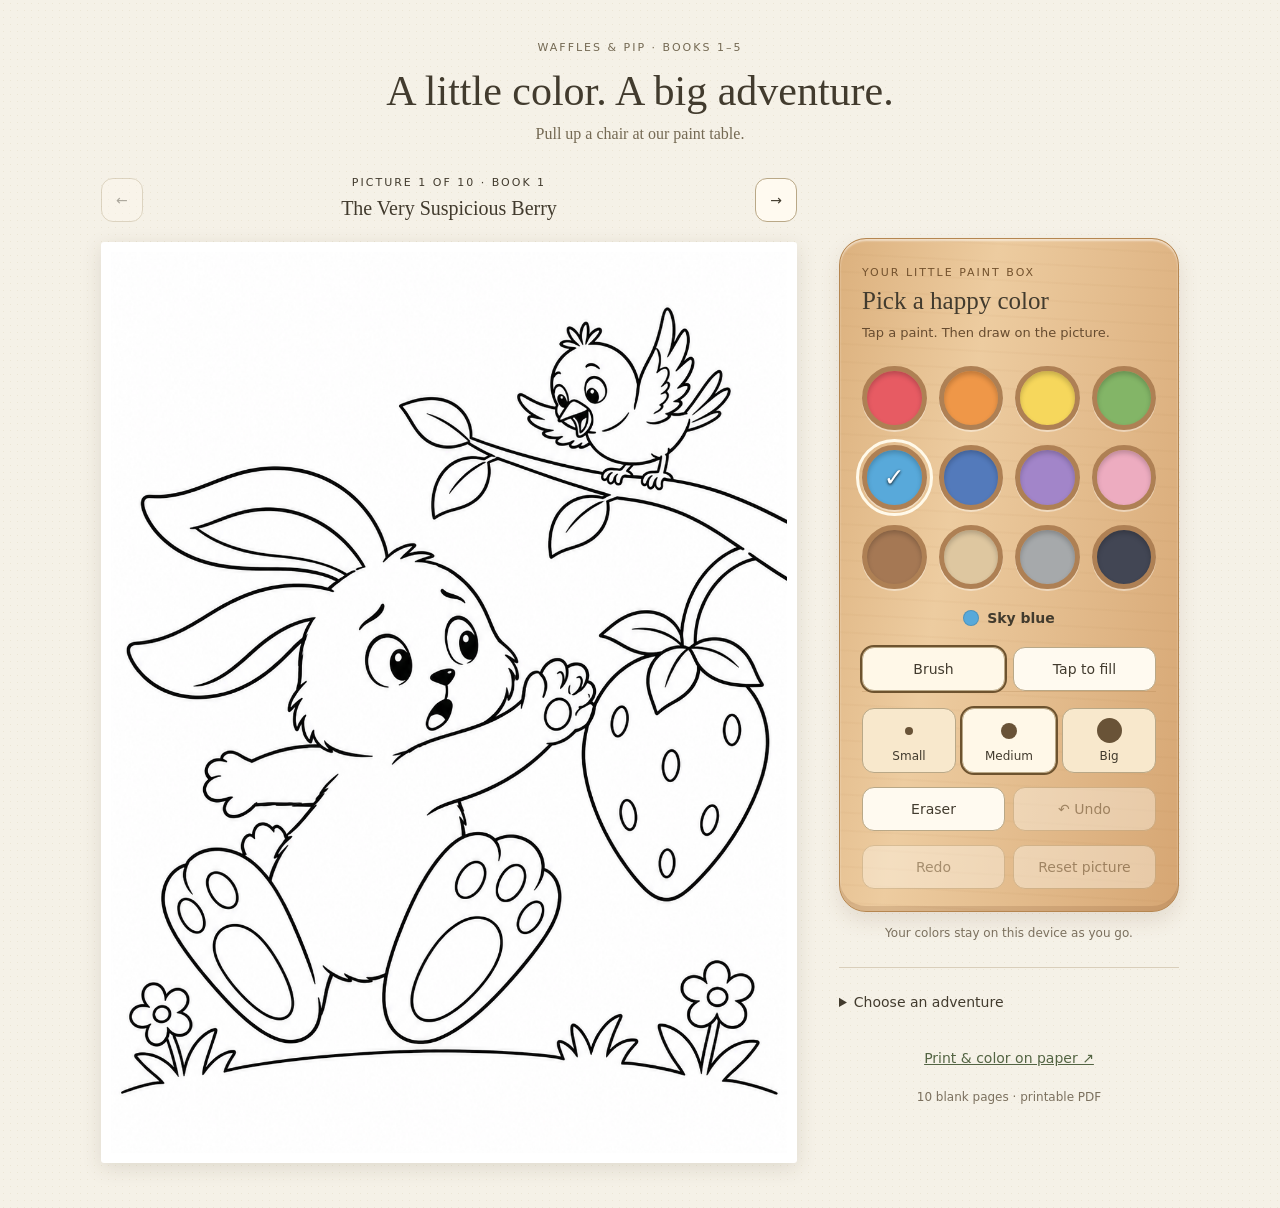
<file: coloring-books/01-adventures-books-1-5/index.html>
<!doctype html>
<html lang="en">
<head><meta charset="utf-8"><meta name="viewport" content="width=device-width,initial-scale=1"><title>Waffles &amp; Pip's Paint Table</title><link rel="stylesheet" href="studio.css"></head>
<body>
<header><p class="eyebrow">WAFFLES &amp; PIP · BOOKS 1–5</p><h1>A little color. A big adventure.</h1><p>Pull up a chair at our paint table.</p></header>
<main class="studio">
<section class="picture" aria-label="Coloring picture">
<div class="page-heading"><button id="previous" aria-label="Previous picture">←</button><div><p id="counter" class="eyebrow"></p><h2 id="title"></h2></div><button id="next" aria-label="Next picture">→</button></div>
<div class="paper"><img id="art" alt=""><canvas id="paint" width="1086" height="1448" aria-label="Draw on this picture with your finger, mouse, or pen"></canvas></div>
</section>
<aside class="supplies" aria-label="Painting supplies"><div class="tray">
<p class="eyebrow">YOUR LITTLE PAINT BOX</p><h2>Pick a happy color</h2><p class="hint">Tap a paint. Then draw on the picture.</p>
<div id="colors" class="colors" role="group" aria-label="Paint colors"></div>
<div class="selected"><span id="color-dot"></span><strong id="color-name">Sky blue</strong><button id="move-page" aria-pressed="false">Move page</button></div>
<div class="tools" role="group" aria-label="Painting mode"><button id="brush" aria-pressed="true">Brush</button><button id="fill" aria-pressed="false">Tap to fill</button></div>
<div class="brushes" role="group" aria-label="Brush size"><button data-size="14" aria-pressed="false"><i style="--dot:8px"></i>Small</button><button data-size="36" aria-pressed="true"><i style="--dot:16px"></i>Medium</button><button data-size="72" aria-pressed="false"><i style="--dot:25px"></i>Big</button></div>
<div class="tools"><button id="eraser" aria-pressed="false">Eraser</button><button id="undo" disabled>↶ Undo</button></div>
<div class="tools"><button id="redo" disabled>Redo</button><button id="reset" disabled>Reset picture</button></div>
</div><p id="status" class="save-note" role="status">Your colors stay on this device as you go.</p>
<details><summary>Choose an adventure</summary><div id="pictures" class="thumbnails"></div></details>
<a class="pdf-link" href="coloring-book.pdf">Print &amp; color on paper ↗</a><p class="save-note">10 blank pages · printable PDF</p>
</aside>
</main><script id="edition" type="application/json">{"title": "Waffles & Pip Coloring Adventures", "subtitle": "Favorite scenes from Books 1\u20135", "page_size": "US Letter portrait", "pages": [{"number": 1, "title": "The Very Suspicious Berry", "book": 1, "reference": "books/01-the-very-suspicious-berry/artwork/berry-warning.png", "image": "artwork/01-suspicious-berry.png"}, {"number": 2, "title": "Berry Best Friends", "book": 1, "reference": "books/01-the-very-suspicious-berry/artwork/strawberries.png", "image": "artwork/02-berry-friends.png"}, {"number": 3, "title": "The Acorn Pile", "book": 2, "reference": "books/02-the-great-acorn-emergency/artwork/acorn-pile.png", "image": "artwork/03-acorn-pile.png"}, {"number": 4, "title": "A Leaf Full of Acorns", "book": 2, "reference": "books/02-the-great-acorn-emergency/artwork/leaf-carrier.png", "image": "artwork/04-leaf-carrier.png"}, {"number": 5, "title": "Where Is the Carrot?", "book": 3, "reference": "books/03-the-missing-carrot-mystery/artwork/empty-patch.png", "image": "artwork/05-carrot-mystery.png"}, {"number": 6, "title": "We Found the Carrot!", "book": 3, "reference": "books/03-the-missing-carrot-mystery/artwork/carrot-rescue.png", "image": "artwork/06-carrot-rescue.png"}, {"number": 7, "title": "A Tiny Garden Friend", "book": 4, "reference": "books/04-investigate-the-garden/artwork/caterpillar.png", "image": "artwork/07-caterpillar.png"}, {"number": 8, "title": "Hello, Mole!", "book": 4, "reference": "books/04-investigate-the-garden/artwork/mole.png", "image": "artwork/08-mole.png"}, {"number": 9, "title": "His Name Is Charlie", "book": 5, "reference": "books/05-the-pig-who-wasnt-bacon/artwork/charlie.png", "image": "artwork/09-charlie.png"}, {"number": 10, "title": "A Day at Grandma's Farm", "book": 5, "reference": "books/05-the-pig-who-wasnt-bacon/artwork/farm.png", "image": "artwork/10-grandmas-farm.png"}]}</script><script src="studio.js"></script>
</body></html>
</file>
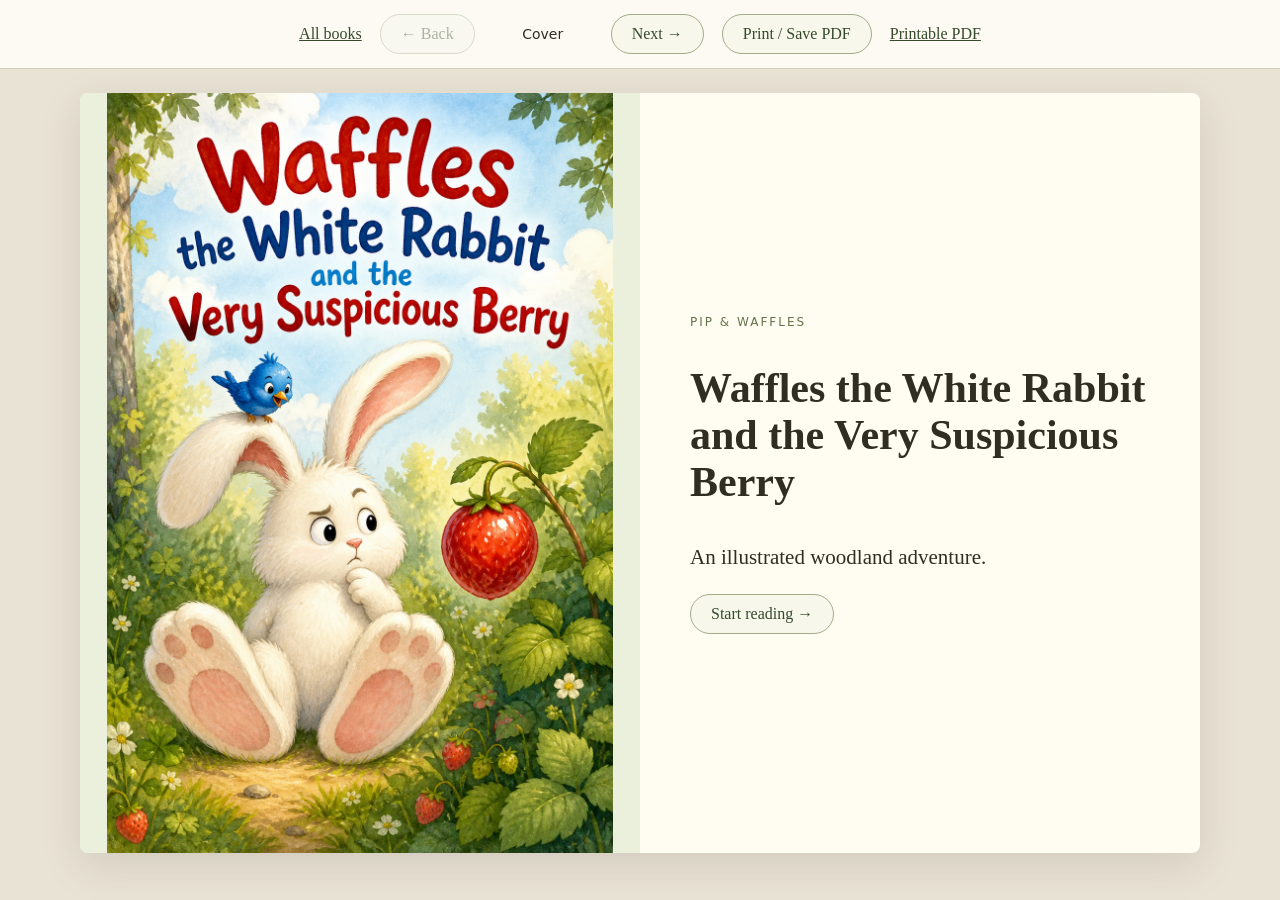
<file: books/01-the-very-suspicious-berry/book.html>
<!doctype html><html lang="en"><head><meta charset="utf-8"><meta name="viewport" content="width=device-width, initial-scale=1"><title>Waffles the White Rabbit and the Very Suspicious Berry</title><style>*{box-sizing:border-box}body{margin:0;background:#e9e3d5;color:#302e23;font-family:Georgia,serif}nav{display:flex;justify-content:center;align-items:center;gap:18px;padding:14px;background:#fcfaf3;border-bottom:1px solid #d8d0bd;position:sticky;top:0;z-index:2}button{font:inherit;border:1px solid #a3ac89;border-radius:24px;padding:10px 20px;background:#f7f7ec;color:#35492b;cursor:pointer}button:disabled{opacity:.4;cursor:default}button:focus-visible{outline:3px solid #ae641d;outline-offset:3px}#progress{min-width:100px;text-align:center;font:14px system-ui}.sheet{max-width:1120px;min-height:720px;margin:24px auto;background:#fffcf2;box-shadow:0 12px 40px #3b342322;border-radius:8px;overflow:hidden}.sheet[hidden]{display:none}.cover,.spread{display:grid;grid-template-columns:1fr 1fr}.cover img{width:100%;height:760px;object-fit:contain;background:#eaf0db}.cover-title{padding:50px;align-self:center}.cover-title small{font:12px system-ui;letter-spacing:2px;color:#63734b}h1{font-size:42px;line-height:1.13}.cover-title p{font-size:21px;line-height:1.5}.picture{display:flex;align-items:center;background:#e9eedb;padding:20px}.picture img{width:100%;height:auto;display:block;border-radius:4px}.story{padding:28px 38px 46px;position:relative;font-size:18px;line-height:1.35}.story p{margin:0 0 9px}.story footer{position:absolute;bottom:16px;left:0;right:0;text-align:center;font:12px system-ui;color:#707258}@media(max-width:720px){nav{gap:6px;padding:10px 4px}button{padding:9px 12px}.sheet{margin:12px;min-height:0}.cover,.spread{grid-template-columns:1fr}.cover img{height:auto}.cover-title{padding:25px}h1{font-size:32px}.picture{padding:12px}.picture img{max-height:330px;object-fit:contain}.story{padding:25px 24px 50px;font-size:19px}}@page{size:11in 8.5in;margin:0.35in}@media print{body{background:white}nav,.cover-title button{display:none!important}.sheet,.sheet[hidden]{display:grid!important;grid-template-columns:1fr 1fr;width:10.3in;max-width:none;height:7.75in;min-height:0;margin:0;box-shadow:none;border-radius:0;break-after:page;overflow:visible}.sheet:last-child{break-after:auto}.cover img{height:7.75in}.cover-title{padding:25px}h1{font-size:30px}.story{font-size:13pt;line-height:1.25;padding:18px 24px 30px}.story p{margin-bottom:6px}.picture{padding:14px;print-color-adjust:exact}.picture img{max-height:7in;object-fit:contain}.story footer{bottom:8px}}nav{flex-wrap:wrap}nav a{color:#35492b}.story{display:flex;flex-direction:column;justify-content:center;font-size:25px;line-height:1.6}@media print{.story{font-size:20pt;line-height:1.5}}</style></head><body><nav aria-label="Book controls"><a href="../../index.html">All books</a><button id="prev" aria-label="Previous page">&larr; Back</button><span id="progress" role="status" aria-live="polite"></span><button id="next" aria-label="Next page">Next &rarr;</button><button id="print">Print / Save PDF</button><a href="book.pdf">Printable PDF</a></nav><main><section class="sheet cover" aria-label="Book cover"><img src="artwork/cover.png" alt="Cover of Waffles the White Rabbit and the Very Suspicious Berry"><div class="cover-title"><small>PIP &amp; WAFFLES</small><h1>Waffles the White Rabbit and the Very Suspicious Berry</h1><p>An illustrated woodland adventure.</p><button onclick="turn(1)">Start reading &rarr;</button></div></section><section class="sheet spread" aria-label="Page 1" hidden><div class="picture"><img src="artwork/breakfast.png" alt="Waffles considers clover, a dandelion, and a suspicious mushroom for breakfast"></div><div class="story"><p>One sunny morning, Waffles woke with a very noisy tummy. Clover was too leafy. The dandelion was too yellow. Then a mushroom appeared to stare back at him. “Nope,” said Waffles, hopping away very quickly.</p><footer>1 / 5</footer></div></section><section class="sheet spread" aria-label="Page 2" hidden><div class="picture"><img src="artwork/berry-warning.png" alt="Pip warns Waffles not to eat the enormous red berry"></div><div class="story"><p>Waffles found the biggest, reddest berry he had ever seen. “DON’T EAT THAT!” cried a tiny blue bird. Her name was Pip. She explained that the suspicious berry would make his tummy hurt.</p><footer>2 / 5</footer></div></section><section class="sheet spread" aria-label="Page 3" hidden><div class="picture"><img src="artwork/puddle.png" alt="A dripping wet Waffles climbs out of a puddle while Pip tries not to laugh"></div><div class="story"><p>Pip offered to find him a safe breakfast. She flew over a log and across a puddle. Waffles jumped across it—mostly. SPLASH! “You look like a mop,” said Pip. “I am a majestic forest rabbit,” said Waffles.</p><footer>3 / 5</footer></div></section><section class="sheet spread" aria-label="Page 4" hidden><div class="picture"><img src="artwork/strawberries.png" alt="Pip playfully removes a dab of strawberry from Waffles nose"></div><div class="story"><p>Then Pip found wild strawberries. Waffles’ ears stood straight up. “I think I have found true love.” Soon his cheeks were full and strawberry covered his nose. Pip pecked it away and flew off laughing.</p><footer>4 / 5</footer></div></section><section class="sheet spread" aria-label="Page 5" hidden><div class="picture"><img src="artwork/friends.png" alt="Waffles and Pip head down a sunny woodland path together"></div><div class="story"><p>Still hungry, Waffles followed Pip to find lunch. “Are you sure you know what you’re doing?” he asked. “Absolutely not,” Pip said. “Perfect!” And off went two new friends with absolutely no plan at all.</p><footer>5 / 5</footer></div></section></main><script>const sheets=[...document.querySelectorAll('.sheet')];let current=0;function show(){sheets.forEach((s,i)=>s.hidden=i!==current);document.querySelector('#progress').textContent=current===0?'Cover':`Page ${current} of ${sheets.length-1}`;document.querySelector('#prev').disabled=current===0;document.querySelector('#next').disabled=current===sheets.length-1;}function turn(delta){current=Math.max(0,Math.min(sheets.length-1,current+delta));show();window.scrollTo(0,0);}document.querySelector('#prev').onclick=()=>turn(-1);document.querySelector('#next').onclick=()=>turn(1);document.querySelector('#print').onclick=()=>window.print();document.addEventListener('keydown',e=>{if(e.key==='ArrowRight')turn(1);if(e.key==='ArrowLeft')turn(-1);});show();</script></body></html>
</file>
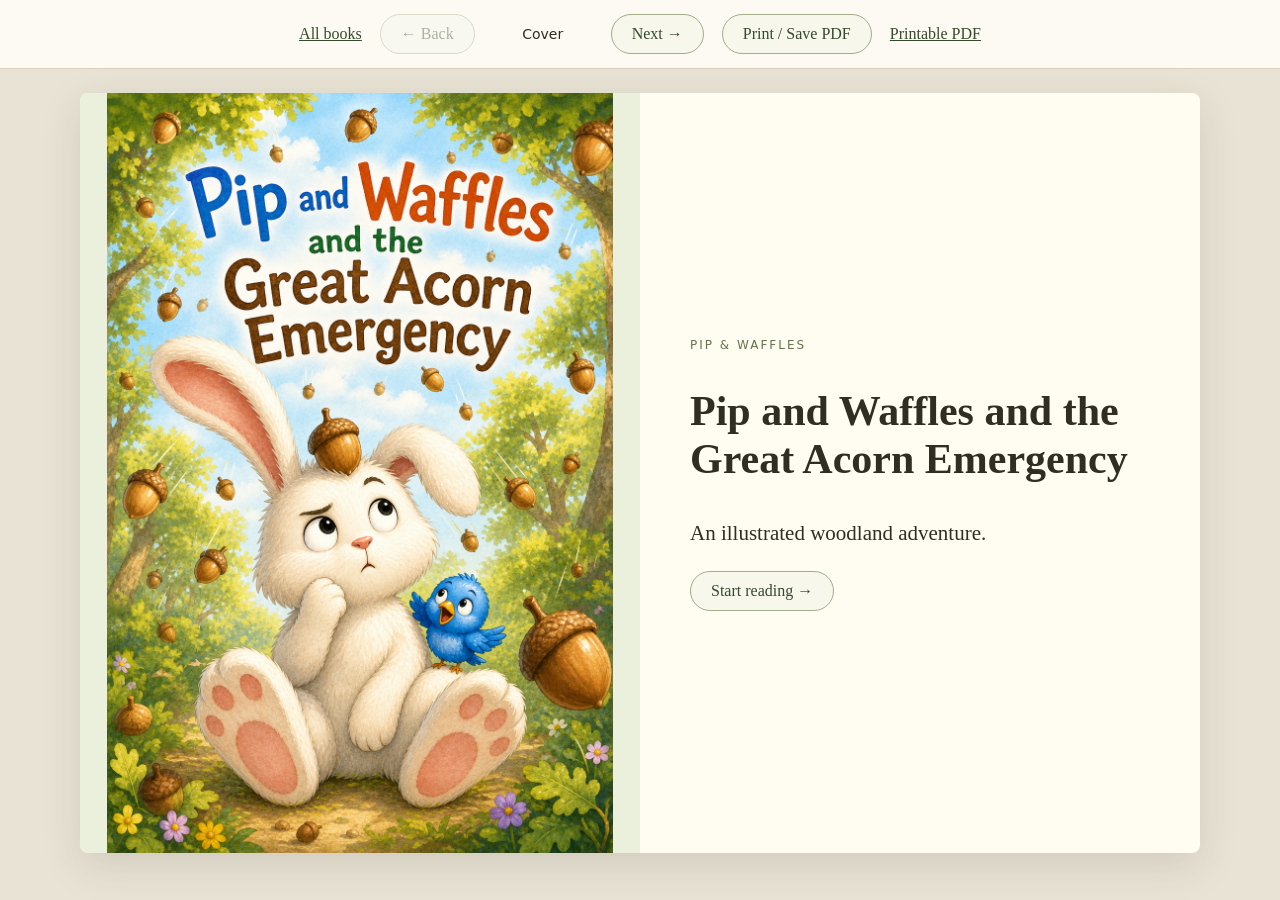
<file: books/02-the-great-acorn-emergency/book.html>
<!doctype html><html lang="en"><head><meta charset="utf-8"><meta name="viewport" content="width=device-width, initial-scale=1"><title>Pip and Waffles and the Great Acorn Emergency</title><style>*{box-sizing:border-box}body{margin:0;background:#e9e3d5;color:#302e23;font-family:Georgia,serif}nav{display:flex;justify-content:center;align-items:center;gap:18px;padding:14px;background:#fcfaf3;border-bottom:1px solid #d8d0bd;position:sticky;top:0;z-index:2}button{font:inherit;border:1px solid #a3ac89;border-radius:24px;padding:10px 20px;background:#f7f7ec;color:#35492b;cursor:pointer}button:disabled{opacity:.4;cursor:default}button:focus-visible{outline:3px solid #ae641d;outline-offset:3px}#progress{min-width:100px;text-align:center;font:14px system-ui}.sheet{max-width:1120px;min-height:720px;margin:24px auto;background:#fffcf2;box-shadow:0 12px 40px #3b342322;border-radius:8px;overflow:hidden}.sheet[hidden]{display:none}.cover,.spread{display:grid;grid-template-columns:1fr 1fr}.cover img{width:100%;height:760px;object-fit:contain;background:#eaf0db}.cover-title{padding:50px;align-self:center}.cover-title small{font:12px system-ui;letter-spacing:2px;color:#63734b}h1{font-size:42px;line-height:1.13}.cover-title p{font-size:21px;line-height:1.5}.picture{display:flex;align-items:center;background:#e9eedb;padding:20px}.picture img{width:100%;height:auto;display:block;border-radius:4px}.story{padding:28px 38px 46px;position:relative;font-size:18px;line-height:1.35}.story p{margin:0 0 9px}.story footer{position:absolute;bottom:16px;left:0;right:0;text-align:center;font:12px system-ui;color:#707258}@media(max-width:720px){nav{gap:6px;padding:10px 4px}button{padding:9px 12px}.sheet{margin:12px;min-height:0}.cover,.spread{grid-template-columns:1fr}.cover img{height:auto}.cover-title{padding:25px}h1{font-size:32px}.picture{padding:12px}.picture img{max-height:330px;object-fit:contain}.story{padding:25px 24px 50px;font-size:19px}}@page{size:11in 8.5in;margin:0.35in}@media print{body{background:white}nav,.cover-title button{display:none!important}.sheet,.sheet[hidden]{display:grid!important;grid-template-columns:1fr 1fr;width:10.3in;max-width:none;height:7.75in;min-height:0;margin:0;box-shadow:none;border-radius:0;break-after:page;overflow:visible}.sheet:last-child{break-after:auto}.cover img{height:7.75in}.cover-title{padding:25px}h1{font-size:30px}.story{font-size:13pt;line-height:1.25;padding:18px 24px 30px}.story p{margin-bottom:6px}.picture{padding:14px;print-color-adjust:exact}.picture img{max-height:7in;object-fit:contain}.story footer{bottom:8px}}nav{flex-wrap:wrap}nav a{color:#35492b}.story{display:flex;flex-direction:column;justify-content:center;font-size:25px;line-height:1.6}@media print{.story{font-size:20pt;line-height:1.5}}</style></head><body><nav aria-label="Book controls"><a href="../../index.html">All books</a><button id="prev" aria-label="Previous page">&larr; Back</button><span id="progress" role="status" aria-live="polite"></span><button id="next" aria-label="Next page">Next &rarr;</button><button id="print">Print / Save PDF</button><a href="book.pdf">Printable PDF</a></nav><main><section class="sheet cover" aria-label="Book cover"><img src="artwork/cover.png" alt="Cover of Pip and Waffles and the Great Acorn Emergency"><div class="cover-title"><small>PIP &amp; WAFFLES</small><h1>Pip and Waffles and the Great Acorn Emergency</h1><p>An illustrated woodland adventure.</p><button onclick="turn(1)">Start reading &rarr;</button></div></section><section class="sheet spread" aria-label="Page 1" hidden><div class="picture"><img src="artwork/acorn-bonks.png" alt="Falling acorns surprise Waffles while Pip laughs beneath the oak tree"></div><div class="story"><p>Pip woke with a feeling that something was wrong. BONK! An acorn landed on Waffles’ head. Then another bounced off his bottom. Pip laughed so hard she fell from her branch. Waffles glared up. “This tree has declared war.”</p><footer>1 / 5</footer></div></section><section class="sheet spread" aria-label="Page 2" hidden><div class="picture"><img src="artwork/leaf-carrier.png" alt="Pip pulls and Waffles pushes a giant leaf loaded with acorns"></div><div class="story"><p>Acorns covered the path, the bushes, and even Waffles’ head. “We have an acorn emergency,” he announced. To stop anyone else from getting bonked, Pip and Waffles piled the acorns onto a giant leaf. Pip pulled. Waffles pushed. The heavy leaf moved one tiny inch.</p><footer>2 / 5</footer></div></section><section class="sheet spread" aria-label="Page 3" hidden><div class="picture"><img src="artwork/leaf-rip.png" alt="The giant leaf tears and sends acorns flying into a puddle and bushes"></div><div class="story"><p>They pulled harder. They pushed harder. Then—RIIIIIP! The leaf tore in half and acorns flew everywhere. One went PLOP into a puddle. One went POOF into a bush. One landed between Waffles’ ears. “Do not laugh,” he told Pip. She laughed anyway—and soon Waffles did too.</p><footer>3 / 5</footer></div></section><section class="sheet spread" aria-label="Page 4" hidden><div class="picture"><img src="artwork/meet-squirrel.png" alt="Waffles and Pip apologize to a worried squirrel beside his scattered acorns"></div><div class="story"><p>A tiny voice said, “Excuse me!” A squirrel popped out from behind the log and stared at the mess. They were his winter acorns! Waffles whispered, “We may have made the emergency worse.” Pip promised they could fix it. “We are excellent fixers,” said Waffles. “We are... acceptable fixers,” said Pip.</p><footer>4 / 5</footer></div></section><section class="sheet spread" aria-label="Page 5" hidden><div class="picture"><img src="artwork/acorn-pile.png" alt="Pip, Waffles, and their squirrel friend happily rebuild the acorn pile"></div><div class="story"><p>The three friends gathered every acorn. Pip searched from above, the squirrel carried them in his cheeks, and Waffles pushed them with his nose. At last, the winter pile was perfect. Then—BONK! One more acorn landed on Waffles. Pip led everyone away to find dinner while Waffles kept a very close eye on that tree.</p><footer>5 / 5</footer></div></section></main><script>const sheets=[...document.querySelectorAll('.sheet')];let current=0;function show(){sheets.forEach((s,i)=>s.hidden=i!==current);document.querySelector('#progress').textContent=current===0?'Cover':`Page ${current} of ${sheets.length-1}`;document.querySelector('#prev').disabled=current===0;document.querySelector('#next').disabled=current===sheets.length-1;}function turn(delta){current=Math.max(0,Math.min(sheets.length-1,current+delta));show();window.scrollTo(0,0);}document.querySelector('#prev').onclick=()=>turn(-1);document.querySelector('#next').onclick=()=>turn(1);document.querySelector('#print').onclick=()=>window.print();document.addEventListener('keydown',e=>{if(e.key==='ArrowRight')turn(1);if(e.key==='ArrowLeft')turn(-1);});show();</script></body></html>
</file>
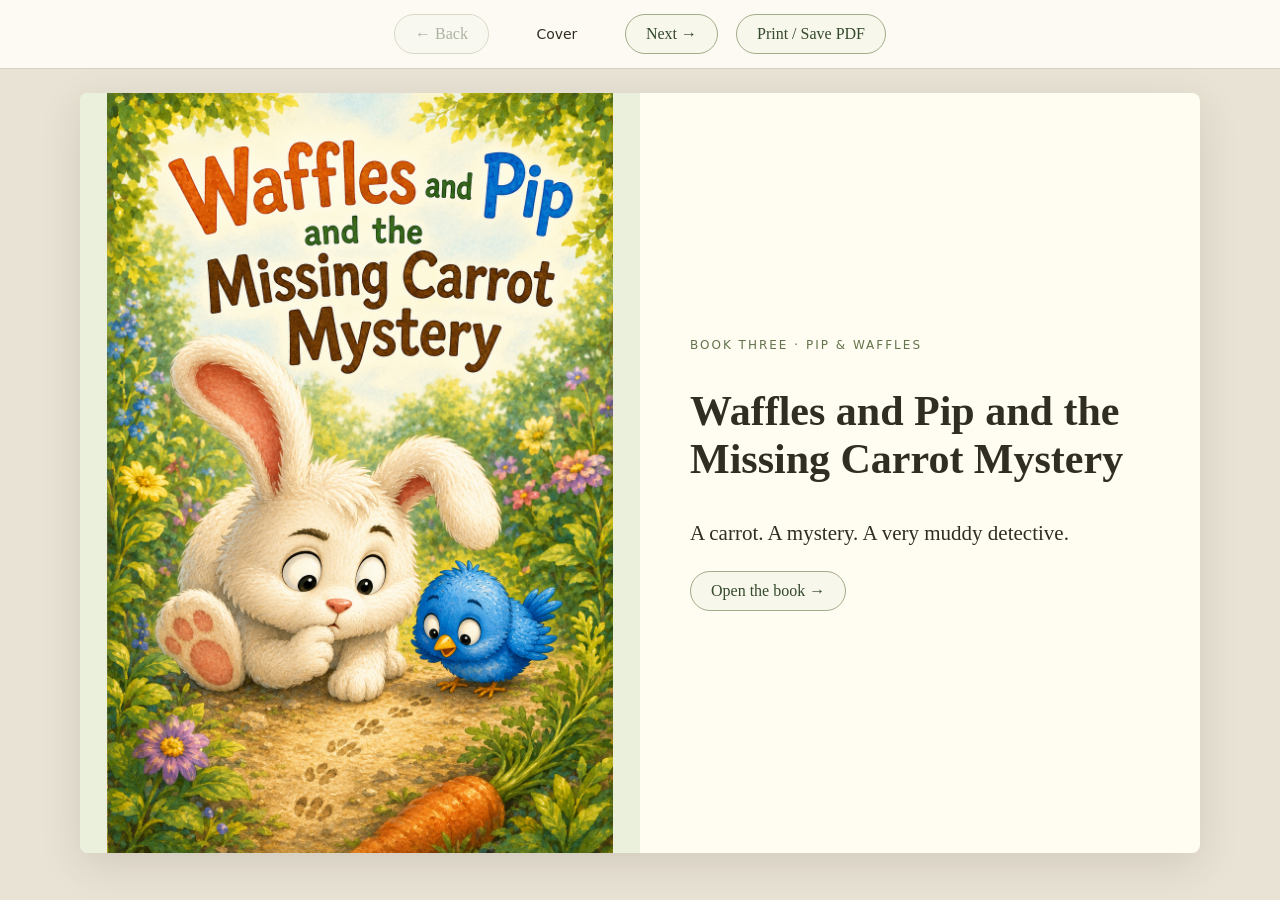
<file: books/03-the-missing-carrot-mystery/book.html>
<!doctype html><html lang="en"><head><meta charset="utf-8"><meta name="viewport" content="width=device-width, initial-scale=1"><title>Waffles and Pip and the Missing Carrot Mystery</title><style>*{box-sizing:border-box}body{margin:0;background:#e9e3d5;color:#302e23;font-family:Georgia,serif}nav{display:flex;justify-content:center;align-items:center;gap:18px;padding:14px;background:#fcfaf3;border-bottom:1px solid #d8d0bd;position:sticky;top:0;z-index:2}button{font:inherit;border:1px solid #a3ac89;border-radius:24px;padding:10px 20px;background:#f7f7ec;color:#35492b;cursor:pointer}button:disabled{opacity:.4;cursor:default}button:focus-visible{outline:3px solid #ae641d;outline-offset:3px}#progress{min-width:100px;text-align:center;font:14px system-ui}.sheet{max-width:1120px;min-height:720px;margin:24px auto;background:#fffcf2;box-shadow:0 12px 40px #3b342322;border-radius:8px;overflow:hidden}.sheet[hidden]{display:none}.cover,.spread{display:grid;grid-template-columns:1fr 1fr}.cover img{width:100%;height:760px;object-fit:contain;background:#eaf0db}.cover-title{padding:50px;align-self:center}.cover-title small{font:12px system-ui;letter-spacing:2px;color:#63734b}h1{font-size:42px;line-height:1.13}.cover-title p{font-size:21px;line-height:1.5}.picture{display:flex;align-items:center;background:#e9eedb;padding:20px}.picture img{width:100%;height:auto;display:block;border-radius:4px}.story{padding:28px 38px 46px;position:relative;font-size:18px;line-height:1.35}.story p{margin:0 0 9px}.story footer{position:absolute;bottom:16px;left:0;right:0;text-align:center;font:12px system-ui;color:#707258}@media(max-width:720px){nav{gap:6px;padding:10px 4px}button{padding:9px 12px}.sheet{margin:12px;min-height:0}.cover,.spread{grid-template-columns:1fr}.cover img{height:auto}.cover-title{padding:25px}h1{font-size:32px}.picture{padding:12px}.picture img{max-height:330px;object-fit:contain}.story{padding:25px 24px 50px;font-size:19px}}@page{size:11in 8.5in;margin:0.35in}@media print{body{background:white}nav,.cover-title button{display:none!important}.sheet,.sheet[hidden]{display:grid!important;grid-template-columns:1fr 1fr;width:10.3in;max-width:none;height:7.75in;min-height:0;margin:0;box-shadow:none;border-radius:0;break-after:page;overflow:visible}.sheet:last-child{break-after:auto}.cover img{height:7.75in}.cover-title{padding:25px}h1{font-size:30px}.story{font-size:13pt;line-height:1.25;padding:18px 24px 30px}.story p{margin-bottom:6px}.picture{padding:14px;print-color-adjust:exact}.picture img{max-height:7in;object-fit:contain}.story footer{bottom:8px}}</style></head><body><nav aria-label="Book controls"><button id="prev" aria-label="Previous page">&larr; Back</button><span id="progress" role="status" aria-live="polite"></span><button id="next" aria-label="Next page">Next &rarr;</button><button id="print">Print / Save PDF</button></nav><main><section class="sheet cover" aria-label="Book cover"><img src="artwork/cover.png" alt="Waffles and Pip and the Missing Carrot Mystery ? Book 3"><div class="cover-title"><small>BOOK THREE &middot; PIP &amp; WAFFLES</small><h1>Waffles and Pip and the Missing Carrot Mystery</h1><p>A carrot. A mystery. A very muddy detective.</p><button onclick="turn(1)">Open the book &rarr;</button></div></section><section class="sheet spread" aria-label="Page 1" hidden><div class="picture"><img src="artwork/empty-patch.png" alt="Waffles points at his empty carrot patch while Pip listens."></div><div class="story"><p>Waffles the white rabbit had a problem.</p><p>A very serious problem.</p><p>A very orange problem.</p><p>His carrot was gone.</p><p>Waffles stared at the empty patch of dirt.</p><p>“No.”</p><p>Pip the little blue bird landed beside him.</p><p>“What happened?”</p><p>Waffles pointed dramatically.</p><p>“My carrot.”</p><p>Pip looked at the dirt.</p><p>“What about it?”</p><p>“It has vanished.”</p><p>Pip blinked.</p><p>“You ate it.”</p><p>Waffles gasped.</p><footer>1 / 16</footer></div></section><section class="sheet spread" aria-label="Page 2" hidden><div class="picture"><img src="artwork/empty-patch.png" alt="Waffles points at his empty carrot patch while Pip listens."></div><div class="story"><p>“I would remember eating a carrot.”</p><p>Pip stared at him.</p><p>“Would you?”</p><p>Waffles thought about it.</p><p>“…Probably.”</p><p>Pip hopped closer to the patch.</p><p>“Maybe someone took it.”</p><p>Waffles’ ears shot straight up.</p><p>“A CARROT THIEF.”</p><p>Pip sighed.</p><p>“I did not say thief.”</p><p>“A masked carrot bandit!”</p><p>“I definitely did not say masked.”</p><p>Waffles began inspecting the ground.</p><p>He looked under a leaf.</p><p>No carrot.</p><footer>2 / 16</footer></div></section><section class="sheet spread" aria-label="Page 3" hidden><div class="picture"><img src="artwork/empty-patch.png" alt="Waffles points at his empty carrot patch while Pip listens."></div><div class="story"><p>He looked behind a rock.</p><p>No carrot.</p><p>He looked inside an old flowerpot.</p><p>A beetle looked back at him.</p><p>“Excuse me,” said Waffles.</p><p>The beetle crawled away.</p><p>“Suspicious,” whispered Waffles.</p><p>“The beetle did not steal your carrot,” said Pip.</p><p>“That is exactly what the beetle wants you to think.”</p><footer>3 / 16</footer></div></section><section class="sheet spread" aria-label="Page 4" hidden><div class="picture"><img src="artwork/evidence-dirt.png" alt="Waffles sneezes dirt onto a very unimpressed Pip."></div><div class="story"><p>Pip flapped onto a fence post.</p><p>“Do you see any clues?”</p><p>Waffles put his nose very close to the ground.</p><p>He sniffed.</p><p>He sniffed again.</p><p>Then—</p><p>“AH-CHOO!”</p><p>A puff of dirt flew straight onto Pip.</p><p>Pip froze.</p><p>Waffles froze.</p><p>Pip slowly looked down at her dusty feathers.</p><p>“Waffles.”</p><p>“Yes?”</p><p>“You sneezed dirt on me.”</p><p>“It was evidence.”</p><p>“It was dirt.”</p><footer>4 / 16</footer></div></section><section class="sheet spread" aria-label="Page 5" hidden><div class="picture"><img src="artwork/evidence-dirt.png" alt="Waffles sneezes dirt onto a very unimpressed Pip."></div><div class="story"><p>“Evidence dirt.”</p><p>Pip shook herself clean.</p><p>“Keep looking.”</p><p>Waffles found tiny tracks near the garden.</p><p>He gasped.</p><p>“PIP!”</p><p>“What?”</p><p>“FOOTPRINTS!”</p><p>Pip swooped down.</p><p>She studied them carefully.</p><p>“They’re very small.”</p><p>Waffles nodded.</p><p>“Small criminal.”</p><p>“They look like mouse tracks.”</p><p>Waffles whispered, “Mouse criminal.”</p><p>They followed the tracks past the garden.</p><footer>5 / 16</footer></div></section><section class="sheet spread" aria-label="Page 6" hidden><div class="picture"><img src="artwork/evidence-dirt.png" alt="Waffles sneezes dirt onto a very unimpressed Pip."></div><div class="story"><p>Across the path.</p><p>Under the fence.</p><p>Around a stump.</p><p>Then the tracks disappeared.</p><p>Waffles stared at the ground.</p><p>“They vanished.”</p><p>“Maybe the mouse climbed something,” said Pip.</p><p>Waffles looked up.</p><p>A squirrel sat on a branch eating a nut.</p><p>Waffles narrowed his eyes.</p><p>The squirrel narrowed his eyes.</p><p>Waffles narrowed his eyes more.</p><p>The squirrel went back to eating.</p><p>“Suspicious,” said Waffles.</p><p>“You think everyone is suspicious.”</p><p>“That is because everyone keeps behaving suspiciously.”</p><footer>6 / 16</footer></div></section><section class="sheet spread" aria-label="Page 7" hidden><div class="picture"><img src="artwork/evidence-dirt.png" alt="Waffles sneezes dirt onto a very unimpressed Pip."></div><div class="story"><p>Pip flew around the tree.</p><p>“No carrot up here.”</p><p>Waffles sniffed the air.</p><p>His nose twitched.</p><p>Then twitched again.</p><p>“Wait.”</p><p>“What?”</p><p>“I smell something.”</p><p>“Carrot?”</p><p>“No.”</p><p>Pip waited.</p><p>Waffles sniffed again.</p><p>“Pie.”</p><p>Pip groaned.</p><p>“Stay focused.”</p><p>“But what if the carrot is in the pie?”</p><footer>7 / 16</footer></div></section><section class="sheet spread" aria-label="Page 8" hidden><div class="picture"><img src="artwork/evidence-dirt.png" alt="Waffles sneezes dirt onto a very unimpressed Pip."></div><div class="story"><p>“It is not.”</p><p>“How do we know?”</p><p>“Because we are not investigating pie.”</p><p>Waffles looked disappointed.</p><p>They continued down the path.</p><footer>8 / 16</footer></div></section><section class="sheet spread" aria-label="Page 9" hidden><div class="picture"><img src="artwork/sneaky-flower.png" alt="Waffles tumbles backward holding a sneaky orange flower."></div><div class="story"><p>Then Pip spotted something orange near a bush.</p><p>“There!”</p><p>Waffles bolted forward.</p><p>“My carrot!”</p><p>He pounced.</p><p>He grabbed the orange object.</p><p>He pulled.</p><p>He pulled harder.</p><p>He fell backward.</p><p>PLOP!</p><p>Pip landed beside him.</p><p>Waffles held up…</p><p>a flower.</p><p>He stared at it.</p><p>“This is not my carrot.”</p><p>“No.”</p><footer>9 / 16</footer></div></section><section class="sheet spread" aria-label="Page 10" hidden><div class="picture"><img src="artwork/sneaky-flower.png" alt="Waffles tumbles backward holding a sneaky orange flower."></div><div class="story"><p>“It tricked me.”</p><p>“It is a flower.”</p><p>“A very sneaky flower.”</p><p>They kept searching.</p><footer>10 / 16</footer></div></section><section class="sheet spread" aria-label="Page 11" hidden><div class="picture"><img src="artwork/mouse-witness.png" alt="Pip and Waffles meet the little mouse beside her hollow log."></div><div class="story"><p>Soon they found a hole under a log.</p><p>Waffles crouched low.</p><p>Pip whispered, “What are you doing?”</p><p>“Detective creeping.”</p><p>“You look like you’re trying not to sneeze.”</p><p>“I am being mysterious.”</p><p>A tiny mouse poked her head out of the hole.</p><p>Waffles gasped.</p><p>“CARROT THIEF!”</p><p>The mouse squeaked.</p><p>Pip smacked Waffles gently with one wing.</p><p>“Waffles!”</p><p>“What?”</p><p>“You cannot yell ‘carrot thief’ at everyone.”</p><p>The mouse frowned.</p><p>“I did not take your carrot.”</p><footer>11 / 16</footer></div></section><section class="sheet spread" aria-label="Page 12" hidden><div class="picture"><img src="artwork/mouse-witness.png" alt="Pip and Waffles meet the little mouse beside her hollow log."></div><div class="story"><p>Waffles leaned closer.</p><p>“Do you know anything about the disappearance?”</p><p>The mouse thought for a moment.</p><p>“I saw something orange rolling down the hill.”</p><p>Waffles’ eyes widened.</p><p>“ROLLING?”</p><p>The mouse nodded.</p><p>“Fast.”</p><p>Waffles turned to Pip.</p><p>“My carrot escaped.”</p><p>Pip stared at him.</p><p>“Carrots do not escape.”</p><p>“This one apparently did.”</p><footer>12 / 16</footer></div></section><section class="sheet spread" aria-label="Page 13" hidden><div class="picture"><img src="artwork/carrot-rescue.png" alt="Muddy Waffles hugs his recovered carrot as Pip and the mouse laugh."></div><div class="story"><p>They raced toward the hill.</p><p>Waffles hopped.</p><p>Pip flew.</p><p>The mouse followed because now she wanted to know what happened too.</p><p>At the bottom of the hill was a muddy puddle.</p><p>And sticking out of the mud was—</p><p>AN ORANGE TOP.</p><p>“My carrot!”</p><p>Waffles leaped into the puddle.</p><p>SPLASH!</p><p>Mud flew everywhere.</p><p>Pip got covered again.</p><p>The mouse got covered too.</p><p>Waffles pulled.</p><p>Nothing.</p><p>He pulled harder.</p><footer>13 / 16</footer></div></section><section class="sheet spread" aria-label="Page 14" hidden><div class="picture"><img src="artwork/carrot-rescue.png" alt="Muddy Waffles hugs his recovered carrot as Pip and the mouse laugh."></div><div class="story"><p>Nothing.</p><p>Pip grabbed the green leaves with her beak.</p><p>The mouse grabbed a leaf.</p><p>“Ready?” said Pip.</p><p>“READY!”</p><p>They pulled.</p><p>They tugged.</p><p>They grunted.</p><p>Then—</p><p>POP!</p><p>Out came…</p><p>a very muddy carrot.</p><p>Waffles hugged it.</p><p>“My beautiful carrot!”</p><p>Pip looked at him.</p><p>“You are hugging mud.”</p><footer>14 / 16</footer></div></section><section class="sheet spread" aria-label="Page 15" hidden><div class="picture"><img src="artwork/carrot-rescue.png" alt="Muddy Waffles hugs his recovered carrot as Pip and the mouse laugh."></div><div class="story"><p>“It is carrot-shaped mud.”</p><p>The mouse laughed.</p><p>Pip laughed.</p><p>Waffles looked at the carrot.</p><p>Then at Pip.</p><p>Then at the mouse.</p><p>“I suppose there is only one thing left to do.”</p><p>Pip smiled.</p><p>“Wash it?”</p><p>“No.”</p><p>“Eat it?”</p><p>“No.”</p><p>“What then?”</p><p>Waffles pointed dramatically toward the garden.</p><p>“We must find out who pushed it down the hill.”</p><p>Pip groaned.</p><footer>15 / 16</footer></div></section><section class="sheet spread" aria-label="Page 16" hidden><div class="picture"><img src="artwork/carrot-rescue.png" alt="Muddy Waffles hugs his recovered carrot as Pip and the mouse laugh."></div><div class="story"><p>The mouse laughed harder.</p><p>Waffles took one bite of the muddy carrot.</p><p>Crunch.</p><p>Pip stared at him.</p><p>“You were going to wash that.”</p><p>Waffles chewed.</p><p>“I changed my mind.”</p><p>“You are eating dirt.”</p><p>“Evidence dirt.”</p><p>And off they went—</p><p>one very muddy white rabbit,</p><p>one very muddy blue bird,</p><p>one very amused mouse,</p><p>and one carrot mystery that was probably never a mystery at all.</p><p><strong>The End</strong></p><footer>16 / 16</footer></div></section></main><script>const sheets=[...document.querySelectorAll('.sheet')];let current=0;function show(){sheets.forEach((s,i)=>s.hidden=i!==current);document.querySelector('#progress').textContent=current===0?'Cover':`Page ${current} of ${sheets.length-1}`;document.querySelector('#prev').disabled=current===0;document.querySelector('#next').disabled=current===sheets.length-1;}function turn(delta){current=Math.max(0,Math.min(sheets.length-1,current+delta));show();window.scrollTo(0,0);}document.querySelector('#prev').onclick=()=>turn(-1);document.querySelector('#next').onclick=()=>turn(1);document.querySelector('#print').onclick=()=>window.print();document.addEventListener('keydown',e=>{if(e.key==='ArrowRight')turn(1);if(e.key==='ArrowLeft')turn(-1);});show();</script></body></html>
</file>
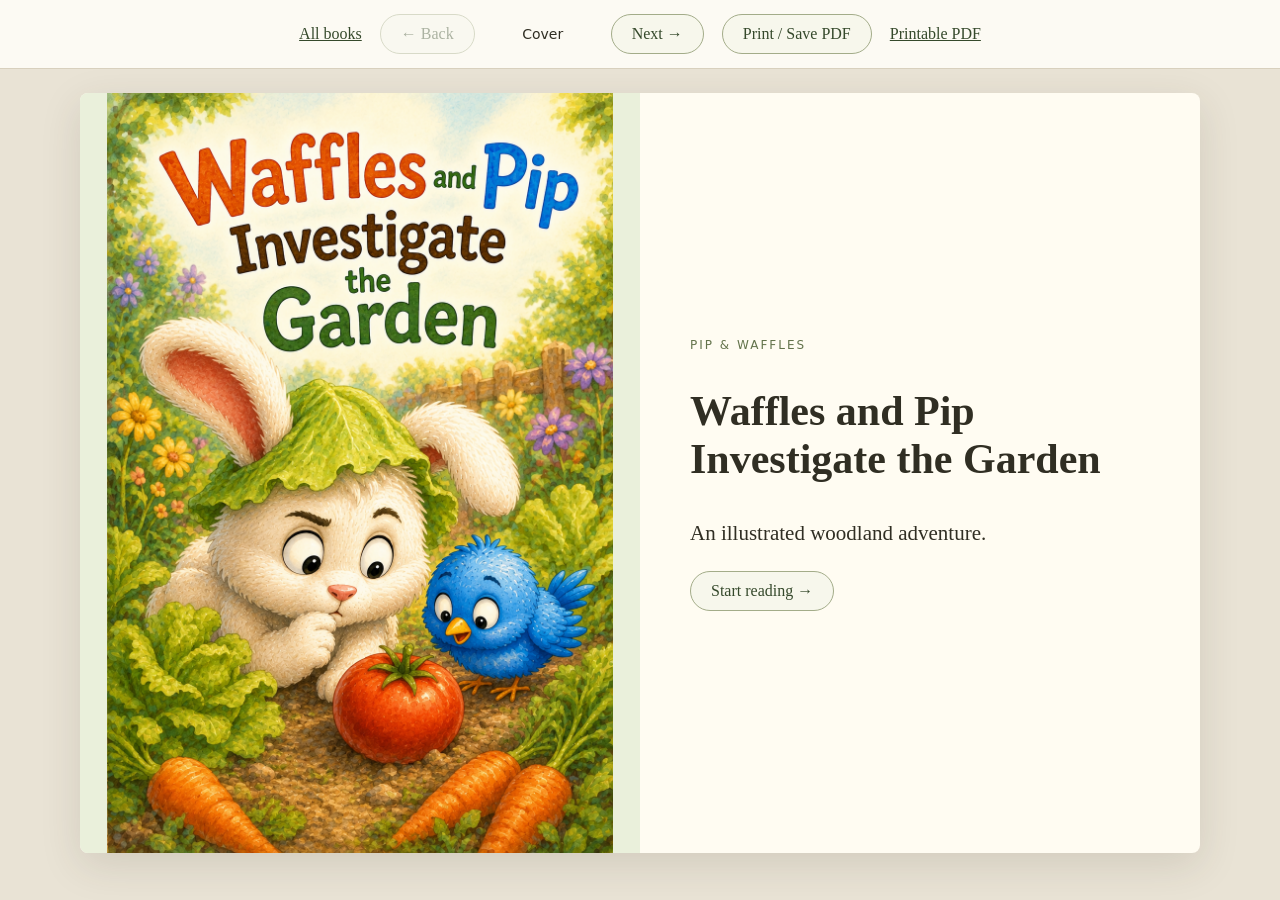
<file: books/04-investigate-the-garden/book.html>
<!doctype html><html lang="en"><head><meta charset="utf-8"><meta name="viewport" content="width=device-width, initial-scale=1"><title>Waffles and Pip Investigate the Garden</title><style>*{box-sizing:border-box}body{margin:0;background:#e9e3d5;color:#302e23;font-family:Georgia,serif}nav{display:flex;justify-content:center;align-items:center;gap:18px;padding:14px;background:#fcfaf3;border-bottom:1px solid #d8d0bd;position:sticky;top:0;z-index:2}button{font:inherit;border:1px solid #a3ac89;border-radius:24px;padding:10px 20px;background:#f7f7ec;color:#35492b;cursor:pointer}button:disabled{opacity:.4;cursor:default}button:focus-visible{outline:3px solid #ae641d;outline-offset:3px}#progress{min-width:100px;text-align:center;font:14px system-ui}.sheet{max-width:1120px;min-height:720px;margin:24px auto;background:#fffcf2;box-shadow:0 12px 40px #3b342322;border-radius:8px;overflow:hidden}.sheet[hidden]{display:none}.cover,.spread{display:grid;grid-template-columns:1fr 1fr}.cover img{width:100%;height:760px;object-fit:contain;background:#eaf0db}.cover-title{padding:50px;align-self:center}.cover-title small{font:12px system-ui;letter-spacing:2px;color:#63734b}h1{font-size:42px;line-height:1.13}.cover-title p{font-size:21px;line-height:1.5}.picture{display:flex;align-items:center;background:#e9eedb;padding:20px}.picture img{width:100%;height:auto;display:block;border-radius:4px}.story{padding:28px 38px 46px;position:relative;font-size:18px;line-height:1.35}.story p{margin:0 0 9px}.story footer{position:absolute;bottom:16px;left:0;right:0;text-align:center;font:12px system-ui;color:#707258}@media(max-width:720px){nav{gap:6px;padding:10px 4px}button{padding:9px 12px}.sheet{margin:12px;min-height:0}.cover,.spread{grid-template-columns:1fr}.cover img{height:auto}.cover-title{padding:25px}h1{font-size:32px}.picture{padding:12px}.picture img{max-height:330px;object-fit:contain}.story{padding:25px 24px 50px;font-size:19px}}@page{size:11in 8.5in;margin:0.35in}@media print{body{background:white}nav,.cover-title button{display:none!important}.sheet,.sheet[hidden]{display:grid!important;grid-template-columns:1fr 1fr;width:10.3in;max-width:none;height:7.75in;min-height:0;margin:0;box-shadow:none;border-radius:0;break-after:page;overflow:visible}.sheet:last-child{break-after:auto}.cover img{height:7.75in}.cover-title{padding:25px}h1{font-size:30px}.story{font-size:13pt;line-height:1.25;padding:18px 24px 30px}.story p{margin-bottom:6px}.picture{padding:14px;print-color-adjust:exact}.picture img{max-height:7in;object-fit:contain}.story footer{bottom:8px}}nav{flex-wrap:wrap}nav a{color:#35492b}.story{display:flex;flex-direction:column;justify-content:center;font-size:25px;line-height:1.6}@media print{.story{font-size:20pt;line-height:1.5}}.story{font-size:18px;line-height:1.35;justify-content:center}.story p{margin:0 0 8px}@media(max-width:720px){.story{font-size:19px}}@media print{.story{font-size:13pt;line-height:1.25}.story p{margin-bottom:6px}}</style></head><body><nav aria-label="Book controls"><a href="../../index.html">All books</a><button id="prev" aria-label="Previous page">&larr; Back</button><span id="progress" role="status" aria-live="polite"></span><button id="next" aria-label="Next page">Next &rarr;</button><button id="print">Print / Save PDF</button><a href="book.pdf">Printable PDF</a></nav><main><section class="sheet cover" aria-label="Book cover"><img src="artwork/cover.png" alt="Cover of Waffles and Pip Investigate the Garden"><div class="cover-title"><small>PIP &amp; WAFFLES</small><h1>Waffles and Pip Investigate the Garden</h1><p>An illustrated woodland adventure.</p><button onclick="turn(1)">Start reading &rarr;</button></div></section><section class="sheet spread" aria-label="Page 1" hidden><div class="picture"><img src="artwork/tomato.png" alt="Waffles wears his detective lettuce hat and inspects a ripe tomato while Pip watches."></div><div class="story"><p>Waffles the white rabbit stood at the edge of the garden.</p><p>He wore a leaf on his head.</p><p>Pip the little blue bird landed beside him.</p><p>“Why are you wearing that?”</p><p>“It is my detective hat.”</p><p>“It is lettuce.”</p><p>“Detective lettuce.”</p><p>Pip sighed.</p><p>Waffles pointed toward the garden.</p><p>“Something suspicious is happening.”</p><footer>1 / 21</footer></div></section><section class="sheet spread" aria-label="Page 2" hidden><div class="picture"><img src="artwork/tomato.png" alt="Waffles wears his detective lettuce hat and inspects a ripe tomato while Pip watches."></div><div class="story"><p>Pip looked around.</p><p>The flowers were blooming.</p><p>The bees were buzzing.</p><p>The sun was shining.</p><p>A ladybug walked across a leaf.</p><p>“What is suspicious?”</p><p>Waffles whispered,</p><p>“Everything.”</p><p>Pip blinked.</p><p>“That seems like a lot.”</p><p>Waffles hopped into the garden.</p><p>“Investigation begins NOW.”</p><footer>2 / 21</footer></div></section><section class="sheet spread" aria-label="Page 3" hidden><div class="picture"><img src="artwork/tomato.png" alt="Waffles wears his detective lettuce hat and inspects a ripe tomato while Pip watches."></div><div class="story"><p>First, they examined the tomatoes.</p><p>Waffles stared at one.</p><p>The tomato stared back.</p><p>At least Waffles thought it did.</p><p>“Very suspicious.”</p><p>“It’s a tomato.”</p><p>“It is red.”</p><p>“Yes.”</p><p>“Why?”</p><p>“Because it is ripe.”</p><footer>3 / 21</footer></div></section><section class="sheet spread" aria-label="Page 4" hidden><div class="picture"><img src="artwork/tomato.png" alt="Waffles wears his detective lettuce hat and inspects a ripe tomato while Pip watches."></div><div class="story"><p>Waffles narrowed his eyes.</p><p>“That is exactly what a suspicious tomato would say.”</p><p>“The tomato didn’t say anything.”</p><p>“Even more suspicious.”</p><p>Pip flew to the next garden row.</p><p>“Come look at this.”</p><p>Waffles hurried over.</p><p>There were tiny holes in the lettuce leaves.</p><p>Waffles gasped.</p><p>“THE CRIMINAL HAS STRUCK.”</p><footer>4 / 21</footer></div></section><section class="sheet spread" aria-label="Page 5" hidden><div class="picture"><img src="artwork/caterpillar.png" alt="Waffles and Pip discover a tiny green caterpillar nibbling lettuce."></div><div class="story"><p>Pip leaned closer.</p><p>“Looks like something has been nibbling.”</p><p>Waffles looked horrified.</p><p>“NIBBLING?”</p><p>He turned slowly.</p><p>“Who would do such a thing?”</p><p>Pip stared at him.</p><p>Waffles stared back.</p><p>Pip looked at his mouth.</p><p>A little piece of lettuce was stuck to his lip.</p><p>Waffles quickly swallowed it.</p><p>“That proves nothing.”</p><footer>5 / 21</footer></div></section><section class="sheet spread" aria-label="Page 6" hidden><div class="picture"><img src="artwork/caterpillar.png" alt="Waffles and Pip discover a tiny green caterpillar nibbling lettuce."></div><div class="story"><p>They searched for clues.</p><p>Pip found a tiny green caterpillar.</p><p>Waffles crouched beside it.</p><p>“State your name.”</p><p>The caterpillar kept eating.</p><p>“Where were you last night?”</p><p>The caterpillar kept eating.</p><p>“Do you have an alibi?”</p><p>Crunch.</p><p>Crunch.</p><p>Crunch.</p><footer>6 / 21</footer></div></section><section class="sheet spread" aria-label="Page 7" hidden><div class="picture"><img src="artwork/caterpillar.png" alt="Waffles and Pip discover a tiny green caterpillar nibbling lettuce."></div><div class="story"><p>Pip laughed.</p><p>“I think you found your lettuce nibbler.”</p><p>Waffles gasped.</p><p>“The suspect is still eating the evidence!”</p><p>The caterpillar crawled onto another leaf.</p><p>Waffles whispered,</p><p>“Bold.”</p><p>Pip gently moved the caterpillar to a patch of wild plants outside the garden.</p><p>“Problem solved.”</p><p>Waffles puffed out his chest.</p><p>“Excellent detective work.”</p><p>“You didn’t do anything.”</p><p>“I supervised.”</p><footer>7 / 21</footer></div></section><section class="sheet spread" aria-label="Page 8" hidden><div class="picture"><img src="artwork/mole.png" alt="A friendly mole emerges from a mound beside the carrots, surprising Waffles."></div><div class="story"><p>They continued.</p><p>Near the carrots, they found a small mound of dirt.</p><p>Waffles froze.</p><p>“Pip.”</p><p>“Yes?”</p><p>“There has been digging.”</p><p>Pip looked at him.</p><p>“You dig all the time.”</p><p>“Exactly.”</p><p>Waffles looked around nervously.</p><p>“There may be another rabbit.”</p><p>Pip tilted her head.</p><p>“You are worried about another rabbit?”</p><p>“No.”</p><p>Waffles paused.</p><p>“Yes.”</p><footer>8 / 21</footer></div></section><section class="sheet spread" aria-label="Page 9" hidden><div class="picture"><img src="artwork/mole.png" alt="A friendly mole emerges from a mound beside the carrots, surprising Waffles."></div><div class="story"><p>A tiny nose popped out of the dirt.</p><p>Waffles jumped backward.</p><p>“AAAH!”</p><p>A mole climbed out.</p><p>The mole blinked.</p><p>Waffles blinked.</p><p>Pip blinked.</p><p>The mole said,</p><p>“Hello.”</p><p>Waffles whispered,</p><p>“He talks.”</p><p>“So do you,” said Pip.</p><p>“Different.”</p><footer>9 / 21</footer></div></section><section class="sheet spread" aria-label="Page 10" hidden><div class="picture"><img src="artwork/mole.png" alt="A friendly mole emerges from a mound beside the carrots, surprising Waffles."></div><div class="story"><p>The mole dusted off his paws.</p><p>“I’m just making a tunnel.”</p><p>Waffles’ ears perked up.</p><p>“A tunnel?”</p><p>“Yes.”</p><p>“Where does it go?”</p><p>The mole shrugged.</p><p>“Down.”</p><footer>10 / 21</footer></div></section><section class="sheet spread" aria-label="Page 11" hidden><div class="picture"><img src="artwork/mole.png" alt="A friendly mole emerges from a mound beside the carrots, surprising Waffles."></div><div class="story"><p>Waffles smiled.</p><p>Pip immediately said,</p><p>“No.”</p><p>“I didn’t say anything.”</p><p>“You were thinking about going in.”</p><p>“I was not.”</p><p>“You absolutely were.”</p><p>Waffles looked into the hole.</p><p>“Maybe just one little—”</p><p>“No.”</p><p>They moved on.</p><footer>11 / 21</footer></div></section><section class="sheet spread" aria-label="Page 12" hidden><div class="picture"><img src="artwork/tomato.png" alt="Waffles wears his detective lettuce hat and inspects a ripe tomato while Pip watches."></div><div class="story"><p>Then they reached the strawberry patch.</p><p>Waffles stopped.</p><p>His nose twitched.</p><p>His eyes widened.</p><p>Pip landed in front of him.</p><p>“No.”</p><p>“I haven’t done anything.”</p><p>“You are thinking loudly.”</p><p>Waffles stared at the berries.</p><p>“One strawberry.”</p><p>“No.”</p><p>“Half a strawberry.”</p><p>“No.”</p><p>“A very small investigation bite?”</p><p>Pip folded her wings.</p><p>“Waffles.”</p><footer>12 / 21</footer></div></section><section class="sheet spread" aria-label="Page 13" hidden><div class="picture"><img src="artwork/squirrel.png" alt="Waffles and Pip discover a squirrel eating sunflower seeds behind the beans."></div><div class="story"><p>Waffles looked away.</p><p>Then—</p><p>RUSTLE.</p><p>Both of them froze.</p><p>Something moved behind the beans.</p><p>RUSTLE.</p><p>Waffles whispered,</p><p>“The garden criminal.”</p><p>Pip whispered,</p><p>“Or the wind.”</p><p>RUSTLE.</p><footer>13 / 21</footer></div></section><section class="sheet spread" aria-label="Page 14" hidden><div class="picture"><img src="artwork/squirrel.png" alt="Waffles and Pip discover a squirrel eating sunflower seeds behind the beans."></div><div class="story"><p>Waffles grabbed a stick.</p><p>Pip looked at it.</p><p>“What are you going to do with that?”</p><p>“Detective stick.”</p><p>“That is not a thing.”</p><p>“It is now.”</p><p>They crept closer.</p><p>Waffles tiptoed.</p><p>Pip fluttered quietly.</p><p>RUSTLE.</p><p>Closer.</p><p>Closer.</p><p>Closer.</p><footer>14 / 21</footer></div></section><section class="sheet spread" aria-label="Page 15" hidden><div class="picture"><img src="artwork/squirrel.png" alt="Waffles and Pip discover a squirrel eating sunflower seeds behind the beans."></div><div class="story"><p>Waffles jumped around the corner.</p><p>“AHA!”</p><p>A squirrel sat beside a pile of sunflower seeds.</p><p>The squirrel froze.</p><p>Waffles froze.</p><p>Pip froze.</p><p>The squirrel slowly put one seed into his mouth.</p><p>Crunch.</p><footer>15 / 21</footer></div></section><section class="sheet spread" aria-label="Page 16" hidden><div class="picture"><img src="artwork/squirrel.png" alt="Waffles and Pip discover a squirrel eating sunflower seeds behind the beans."></div><div class="story"><p>Waffles pointed dramatically.</p><p>“Caught!”</p><p>The squirrel swallowed.</p><p>“Caught doing what?”</p><p>Waffles looked at Pip.</p><p>Pip looked at the seeds.</p><p>“Eating sunflower seeds?”</p><p>The squirrel nodded.</p><p>“Yes.”</p><p>Waffles lowered his detective stick.</p><p>“Oh.”</p><p>The squirrel held out a seed.</p><p>“Want one?”</p><p>Waffles sniffed it.</p><p>“No thank you.”</p><footer>16 / 21</footer></div></section><section class="sheet spread" aria-label="Page 17" hidden><div class="picture"><img src="artwork/friends.png" alt="Pip, the squirrel, and the mole laugh as Waffles discovers a carrot crumb on his chest."></div><div class="story"><p>Then Waffles suddenly gasped.</p><p>“My carrot!”</p><p>Pip looked at him.</p><p>“What carrot?”</p><p>“The carrot I brought for lunch.”</p><p>Pip sighed.</p><p>“Where did you put it?”</p><p>Waffles looked around.</p><p>He checked behind a pumpkin.</p><p>No carrot.</p><p>Under the lettuce.</p><p>No carrot.</p><p>Beside the tomatoes.</p><p>No carrot.</p><footer>17 / 21</footer></div></section><section class="sheet spread" aria-label="Page 18" hidden><div class="picture"><img src="artwork/friends.png" alt="Pip, the squirrel, and the mole laugh as Waffles discovers a carrot crumb on his chest."></div><div class="story"><p>Waffles’ ears drooped.</p><p>“It’s gone.”</p><p>Pip stared at him.</p><p>“Waffles.”</p><p>“Yes?”</p><p>“Did you eat it?”</p><p>“No.”</p><p>“Are you sure?”</p><p>Waffles thought very hard.</p><p>Then he looked down.</p><p>A tiny orange piece of carrot was stuck in the fur on his chest.</p><p>Pip raised one eyebrow.</p><p>Waffles looked at it.</p><p>“Oh.”</p><footer>18 / 21</footer></div></section><section class="sheet spread" aria-label="Page 19" hidden><div class="picture"><img src="artwork/friends.png" alt="Pip, the squirrel, and the mole laugh as Waffles discovers a carrot crumb on his chest."></div><div class="story"><p>Pip crossed her wings.</p><p>Waffles cleared his throat.</p><p>“I may have eaten the evidence.”</p><p>Pip burst out laughing.</p><p>The squirrel laughed.</p><p>Even the mole popped his head out of the ground and laughed.</p><p>Waffles looked around.</p><p>“This investigation is becoming very unprofessional.”</p><p>Pip landed on his head.</p><p>Right on top of the detective lettuce.</p><footer>19 / 21</footer></div></section><section class="sheet spread" aria-label="Page 20" hidden><div class="picture"><img src="artwork/friends.png" alt="Pip, the squirrel, and the mole laugh as Waffles discovers a carrot crumb on his chest."></div><div class="story"><p>“So what did we learn?”</p><p>Waffles thought.</p><p>“The caterpillar ate the lettuce.”</p><p>Pip nodded.</p><p>“The mole dug the dirt.”</p><p>Pip nodded again.</p><p>“The squirrel ate the sunflower seeds.”</p><p>“Yes.”</p><p>Waffles smiled.</p><p>“And I ate my carrot.”</p><p>Pip laughed.</p><p>“Exactly.”</p><footer>20 / 21</footer></div></section><section class="sheet spread" aria-label="Page 21" hidden><div class="picture"><img src="artwork/tomato.png" alt="Waffles wears his detective lettuce hat and inspects a ripe tomato while Pip watches."></div><div class="story"><p>Waffles looked around the garden.</p><p>“So there was no garden criminal?”</p><p>“Nope.”</p><p>Waffles looked at the tomato.</p><p>The tomato sat quietly in the sunshine.</p><p>Waffles narrowed his eyes.</p><p>“I’m still watching you.”</p><p>Pip groaned.</p><p>And off they went—</p><p>one white rabbit detective,</p><p>one little blue bird assistant,</p><p>one innocent squirrel,</p><p>one innocent mole,</p><p>one relocated caterpillar,</p><p>and one tomato that Waffles still did not trust.</p><p><strong>The End</strong></p><footer>21 / 21</footer></div></section></main><script>const sheets=[...document.querySelectorAll('.sheet')];let current=0;function show(){sheets.forEach((s,i)=>s.hidden=i!==current);document.querySelector('#progress').textContent=current===0?'Cover':`Page ${current} of ${sheets.length-1}`;document.querySelector('#prev').disabled=current===0;document.querySelector('#next').disabled=current===sheets.length-1;}function turn(delta){current=Math.max(0,Math.min(sheets.length-1,current+delta));show();window.scrollTo(0,0);}document.querySelector('#prev').onclick=()=>turn(-1);document.querySelector('#next').onclick=()=>turn(1);document.querySelector('#print').onclick=()=>window.print();document.addEventListener('keydown',e=>{if(e.key==='ArrowRight')turn(1);if(e.key==='ArrowLeft')turn(-1);});show();</script></body></html>
</file>
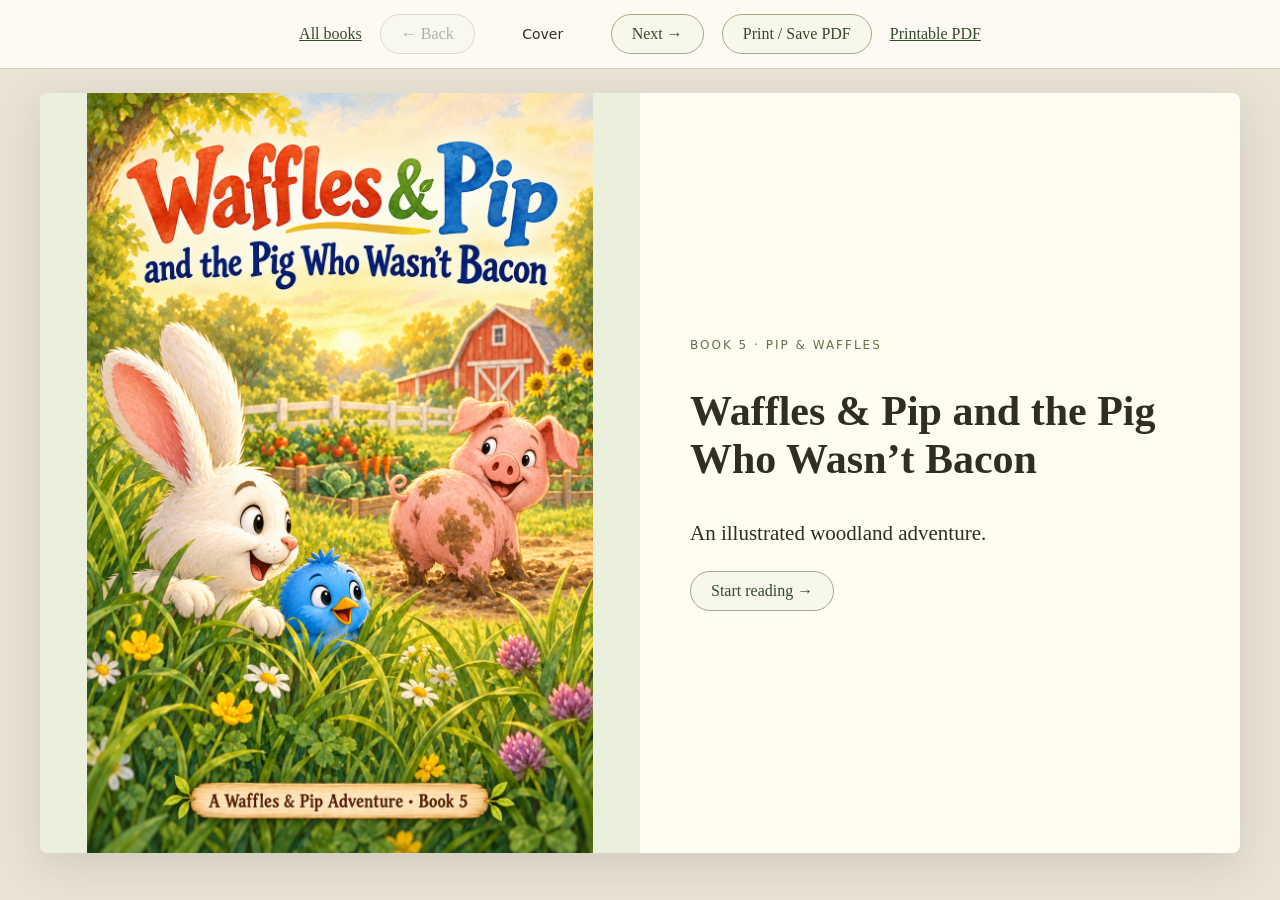
<file: books/05-the-pig-who-wasnt-bacon/book.html>
<!doctype html><html lang="en"><head><meta charset="utf-8"><meta name="viewport" content="width=device-width, initial-scale=1"><title>Waffles &amp; Pip and the Pig Who Wasn’t Bacon</title><style>*{box-sizing:border-box}body{margin:0;background:#e9e3d5;color:#302e23;font-family:Georgia,serif}nav{display:flex;justify-content:center;align-items:center;gap:18px;padding:14px;background:#fcfaf3;border-bottom:1px solid #d8d0bd;position:sticky;top:0;z-index:2}button{font:inherit;border:1px solid #a3ac89;border-radius:24px;padding:10px 20px;background:#f7f7ec;color:#35492b;cursor:pointer}button:disabled{opacity:.4;cursor:default}button:focus-visible{outline:3px solid #ae641d;outline-offset:3px}#progress{min-width:100px;text-align:center;font:14px system-ui}.sheet{max-width:1120px;min-height:720px;margin:24px auto;background:#fffcf2;box-shadow:0 12px 40px #3b342322;border-radius:8px;overflow:hidden}.sheet[hidden]{display:none}.cover,.spread{display:grid;grid-template-columns:1fr 1fr}.cover img{width:100%;height:760px;object-fit:contain;background:#eaf0db}.cover-title{padding:50px;align-self:center}.cover-title small{font:12px system-ui;letter-spacing:2px;color:#63734b}h1{font-size:42px;line-height:1.13}.cover-title p{font-size:21px;line-height:1.5}.picture{display:flex;align-items:center;background:#e9eedb;padding:20px}.picture img{width:100%;height:auto;display:block;border-radius:4px}.story{padding:28px 38px 46px;position:relative;font-size:18px;line-height:1.35}.story p{margin:0 0 9px}.story footer{position:absolute;bottom:16px;left:0;right:0;text-align:center;font:12px system-ui;color:#707258}@media(max-width:720px){nav{gap:6px;padding:10px 4px}button{padding:9px 12px}.sheet{margin:12px;min-height:0}.cover,.spread{grid-template-columns:1fr}.cover img{height:auto}.cover-title{padding:25px}h1{font-size:32px}.picture{padding:12px}.picture img{max-height:330px;object-fit:contain}.story{padding:25px 24px 50px;font-size:19px}}@page{size:11in 8.5in;margin:0.35in}@media print{body{background:white}nav,.cover-title button{display:none!important}.sheet,.sheet[hidden]{display:grid!important;grid-template-columns:1fr 1fr;width:10.3in;max-width:none;height:7.75in;min-height:0;margin:0;box-shadow:none;border-radius:0;break-after:page;overflow:visible}.sheet:last-child{break-after:auto}.cover img{height:7.75in}.cover-title{padding:25px}h1{font-size:30px}.story{font-size:13pt;line-height:1.25;padding:18px 24px 30px}.story p{margin-bottom:6px}.picture{padding:14px;print-color-adjust:exact}.picture img{max-height:7in;object-fit:contain}.story footer{bottom:8px}}
    nav{flex-wrap:wrap}nav a{color:#35492b}
    .sheet{max-width:1200px}.cover img{height:760px}
    .story{display:flex;flex-direction:column;justify-content:center;font-size:18px;line-height:1.4}
    .story p{margin:0 0 8px}.picture img{max-height:760px;object-fit:contain}
    @media(max-width:720px){.cover img{height:auto}.story{font-size:19px}.picture img{max-height:440px}}
    @media print{.sheet,.sheet[hidden]{max-width:none}.cover img{height:7.75in}.picture img{max-height:7in}.story{font-size:12pt;line-height:1.25}.story p{margin-bottom:5px}}
    .teaser h2{color:#35492b;font-size:30px;line-height:1.25;margin:0 0 22px}.teaser p{margin-bottom:22px}@media print{.teaser h2{font-size:24pt}}</style></head><body><nav aria-label="Book controls"><a href="../../index.html">All books</a><button id="prev" aria-label="Previous page">&larr; Back</button><span id="progress" role="status" aria-live="polite"></span><button id="next" aria-label="Next page">Next &rarr;</button><button id="print">Print / Save PDF</button><a href="book.pdf">Printable PDF</a></nav><main><section class="sheet cover" aria-label="Book cover"><img src="artwork/cover.png" alt="Cover of Waffles &amp; Pip and the Pig Who Wasn’t Bacon"><div class="cover-title"><small>BOOK 5 · PIP &amp; WAFFLES</small><h1>Waffles &amp; Pip and the Pig Who Wasn’t Bacon</h1><p>An illustrated woodland adventure.</p><button onclick="turn(1)">Start reading &rarr;</button></div></section><section class="sheet spread" aria-label="Page 1" hidden><div class="picture"><img src="artwork/search.png" alt="Hungry Waffles searches an old boot while Pip watches from a branch."></div><div class="story"><p>Waffles’ stomach made a terrible noise.</p><p>GRRRRUMBLE.</p><p>Pip looked down from his branch.</p><p>“Was that thunder?”</p><p>“No,” said Waffles. “That was an emergency.”</p><p>“What kind of emergency?”</p><p>“A dinner emergency.”</p><footer>1 / 16</footer></div></section><section class="sheet spread" aria-label="Page 2" hidden><div class="picture"><img src="artwork/search.png" alt="Hungry Waffles searches an old boot while Pip watches from a branch."></div><div class="story"><p>So Waffles and Pip set off in search of something delicious.</p><p>Waffles checked beneath a bush.</p><p>Nothing.</p><p>He checked behind a rock.</p><p>Nothing.</p><p>He even checked inside an old boot.</p><p>Pip stared at him.</p><p>“Were you expecting soup?”</p><p>“You never know.”</p><footer>2 / 16</footer></div></section><section class="sheet spread" aria-label="Page 3" hidden><div class="picture"><img src="artwork/charlie.png" alt="Charlie the muddy pig introduces himself to an excited Waffles and an astonished Pip."></div><div class="story"><p>Then—</p><p>SNORT!</p><p>Waffles froze.</p><p>Pip froze.</p><p>The bush beside them wiggled.</p><p>SNORT! SNORT!</p><p>Waffles whispered, “Dinner?”</p><p>A pink nose poked through the leaves.</p><p>Then two ears.</p><p>Then one very muddy little pig.</p><footer>3 / 16</footer></div></section><section class="sheet spread" aria-label="Page 4" hidden><div class="picture"><img src="artwork/charlie.png" alt="Charlie the muddy pig introduces himself to an excited Waffles and an astonished Pip."></div><div class="story"><p>Waffles’ eyes grew enormous.</p><p>“I FOUND BACON!”</p><p>The pig’s mouth dropped open.</p><p>Pip nearly fell out of the tree.</p><p>“WAFFLES!”</p><p>“What?”</p><p>“You cannot just name a pig Bacon!”</p><p>Waffles looked at the pig.</p><p>“I think it suits him.”</p><p>“It absolutely does not.”</p><footer>4 / 16</footer></div></section><section class="sheet spread" aria-label="Page 5" hidden><div class="picture"><img src="artwork/charlie.png" alt="Charlie the muddy pig introduces himself to an excited Waffles and an astonished Pip."></div><div class="story"><p>Pip hopped closer.</p><p>“Sorry about him. What’s your name?”</p><p>The pig lifted his chin.</p><p>“Charlie.”</p><p>He looked directly at Waffles.</p><p>“My name is Charlie.”</p><p>Then he added,</p><p>“And I am not food.”</p><p>Waffles sighed.</p><p>“There goes that plan.”</p><footer>5 / 16</footer></div></section><section class="sheet spread" aria-label="Page 6" hidden><div class="picture"><img src="artwork/trail.png" alt="Charlie and Pip follow the farm trail while Waffles investigates the corn."></div><div class="story"><p>Charlie had a bigger problem.</p><p>He was lost.</p><p>“I slipped through a loose part of my fence this morning,” he explained. “Then I followed an apple.”</p><p>Pip blinked.</p><p>“An apple?”</p><p>“It was rolling.”</p><p>“That explains nothing.”</p><p>“It made sense at the time.”</p><p>Waffles nodded seriously.</p><p>“It still does.”</p><footer>6 / 16</footer></div></section><section class="sheet spread" aria-label="Page 7" hidden><div class="picture"><img src="artwork/trail.png" alt="Charlie and Pip follow the farm trail while Waffles investigates the corn."></div><div class="story"><p>Charlie remembered bits and pieces about home.</p><p>“There’s a big red barn.”</p><p>Pip pointed toward the horizon.</p><p>“There are three of those.”</p><p>“A white fence?”</p><p>“Five.”</p><p>“A noisy rooster?”</p><p>From somewhere far away came—</p><p>COCK-A-DOODLE-DOOOOO!</p><p>Charlie bounced.</p><p>“THAT ONE!”</p><p>And off they went.</p><footer>7 / 16</footer></div></section><section class="sheet spread" aria-label="Page 8" hidden><div class="picture"><img src="artwork/creek.png" alt="Waffles splashes into the shallow creek beside the stepping stones while Charlie and Pip watch."></div><div class="story"><p>They crossed a tiny creek.</p><p>Charlie splashed through it.</p><p>Pip flew over it.</p><p>Waffles attempted a magnificent leap.</p><p>SPLASH!</p><p>Charlie stared at the soaking-wet rabbit.</p><p>“You could have walked across the rocks.”</p><p>Waffles climbed out.</p><p>“I was being adventurous.”</p><p>“You missed.”</p><p>“I was being very adventurous.”</p><footer>8 / 16</footer></div></section><section class="sheet spread" aria-label="Page 9" hidden><div class="picture"><img src="artwork/trail.png" alt="Charlie follows hoofprints and wagon tracks while Waffles eats the corn clues."></div><div class="story"><p>Soon they found hoofprints in the dirt.</p><p>Then wagon tracks.</p><p>Then a few kernels of corn.</p><p>Charlie sniffed the ground.</p><p>“I know this place!”</p><p>Waffles sniffed the corn.</p><p>“I also know this place.”</p><p>Pip sighed.</p><p>“You’re eating the clues.”</p><p>“They were delicious clues.”</p><footer>9 / 16</footer></div></section><section class="sheet spread" aria-label="Page 10" hidden><div class="picture"><img src="artwork/home.png" alt="Charlie is safely home with three happy pigs beside the red barn; Pip and Waffles watch from outside the white fence."></div><div class="story"><p>At last, the trees opened.</p><p>There it was.</p><p>A red barn.</p><p>A white fence.</p><p>A vegetable garden.</p><p>And one very loud rooster standing on top of a post like he owned the entire world.</p><p>Charlie squealed.</p><p>“HOME!”</p><footer>10 / 16</footer></div></section><section class="sheet spread" aria-label="Page 11" hidden><div class="picture"><img src="artwork/home.png" alt="Charlie is safely home with three happy pigs beside the red barn; Pip and Waffles watch from outside the white fence."></div><div class="story"><p>Charlie hurried toward a fenced enclosure beside the barn.</p><p>Three pigs came running.</p><p>OINK! OINK! OINK!</p><p>Charlie squeezed through the gate and disappeared into a pile of happy snorts, muddy noses, and wagging curly tails.</p><p>Pip smiled.</p><p>“We did it.”</p><p>Waffles looked around.</p><p>“Excellent.”</p><p>Pip narrowed his eyes.</p><p>“Why are you looking at the garden?”</p><p>“No reason.”</p><footer>11 / 16</footer></div></section><section class="sheet spread" aria-label="Page 12" hidden><div class="picture"><img src="artwork/home.png" alt="Charlie is safely home with three happy pigs beside the red barn; Pip and Waffles watch from outside the white fence."></div><div class="story"><p>Charlie came trotting back to the fence.</p><p>“Thank you for bringing me home.”</p><p>“You’re welcome,” said Pip.</p><p>Waffles leaned against the fence.</p><p>“Just so you know, Bacon was available if you ever wanted a nickname.”</p><p>“My name is Charlie.”</p><p>“Bacon Charlie?”</p><p>“NO.”</p><p>Pip laughed so hard he nearly dropped off the fence.</p><footer>12 / 16</footer></div></section><section class="sheet spread" aria-label="Page 13" hidden><div class="picture"><img src="artwork/farm.png" alt="Pip and Waffles peek through the fence at Lily in purple boots, Grandma, and Cracker the blue-and-gold macaw in the vegetable garden."></div><div class="story"><p>Then Pip noticed someone near the vegetable garden.</p><p>An older woman was walking between the rows, carrying a basket.</p><p>Beside her was a little girl.</p><p>Cracker, Grandma’s blue-and-gold macaw, rode on her shoulder.</p><p>The girl stopped to look at something growing beneath the leaves.</p><p>And on her feet were the brightest purple farm boots Pip had ever seen.</p><footer>13 / 16</footer></div></section><section class="sheet spread" aria-label="Page 14" hidden><div class="picture"><img src="artwork/farm.png" alt="Pip and Waffles peek through the fence at Lily in purple boots, Grandma, and Cracker the blue-and-gold macaw in the vegetable garden."></div><div class="story"><p>Waffles squinted through the fence.</p><p>“Pip?”</p><p>“Yes?”</p><p>“Why does that girl have purple feet?”</p><p>“Those are boots.”</p><p>“Oh.”</p><p>Waffles watched her for another moment.</p><p>“Do you think she knows where dinner is?”</p><p>Pip grabbed Waffles by the ears before he could climb through the fence.</p><p>“We are leaving.”</p><footer>14 / 16</footer></div></section><section class="sheet spread" aria-label="Page 15" hidden><div class="picture"><img src="artwork/woods.png" alt="Lily stands beside Grandma and Cracker as a small white rabbit and tiny blue bird slip toward the distant woods near the pig enclosure."></div><div class="story"><p>Behind them, Charlie called,</p><p>“Come visit again!”</p><p>Waffles waved.</p><p>“Goodbye, Charlie!”</p><p>He paused.</p><p>“Goodbye, Definitely-Not-Bacon!”</p><p>“WAFFLES!”</p><p>The little girl in the purple boots glanced toward the pig enclosure.</p><p>But by then, Pip and Waffles had disappeared into the trees.</p><footer>15 / 16</footer></div></section><section class="sheet spread" aria-label="Page 16" hidden><div class="picture"><img src="artwork/woods.png" alt="Lily stands beside Grandma and Cracker as a small white rabbit and tiny blue bird slip toward the distant woods near the pig enclosure."></div><div class="story"><p>Charlie settled happily into the mud.</p><p>Grandma continued down the garden path, with Cracker on her shoulder.</p><p>Lily looked toward the woods.<br>She could have sworn she had just seen…<br>a white rabbit<br>and a little bird disappearing into the trees.</p><p>The End.</p><footer>16 / 16</footer></div></section><section class="sheet spread teaser" aria-label="Coming soon" hidden><div class="picture"><img src="artwork/grandmas-rabbit-hole.png" alt="Grandma waves beside a leafy tree and stone-rimmed rabbit hole, with Cracker above and Pip and Waffles peeking from the bushes."></div><div class="story"><h2>More adventures are on the way!</h2><p>For more adventures with Lily, Waffles, and Pip, look out for</p><h2>GrandMa’s Rabbit Hole</h2><p><em>Coming soon.</em></p></div></section></main><script>const sheets=[...document.querySelectorAll('.sheet')];let current=0;function show(){sheets.forEach((s,i)=>s.hidden=i!==current);document.querySelector('#progress').textContent=current===0?'Cover':current===sheets.length-1?'Coming soon':`Page ${current} of ${sheets.length-2}`;document.querySelector('#prev').disabled=current===0;document.querySelector('#next').disabled=current===sheets.length-1;}function turn(delta){current=Math.max(0,Math.min(sheets.length-1,current+delta));show();window.scrollTo(0,0);}document.querySelector('#prev').onclick=()=>turn(-1);document.querySelector('#next').onclick=()=>turn(1);document.querySelector('#print').onclick=()=>window.print();document.addEventListener('keydown',e=>{if(e.key==='ArrowRight')turn(1);if(e.key==='ArrowLeft')turn(-1);});show();</script></body></html>
</file>
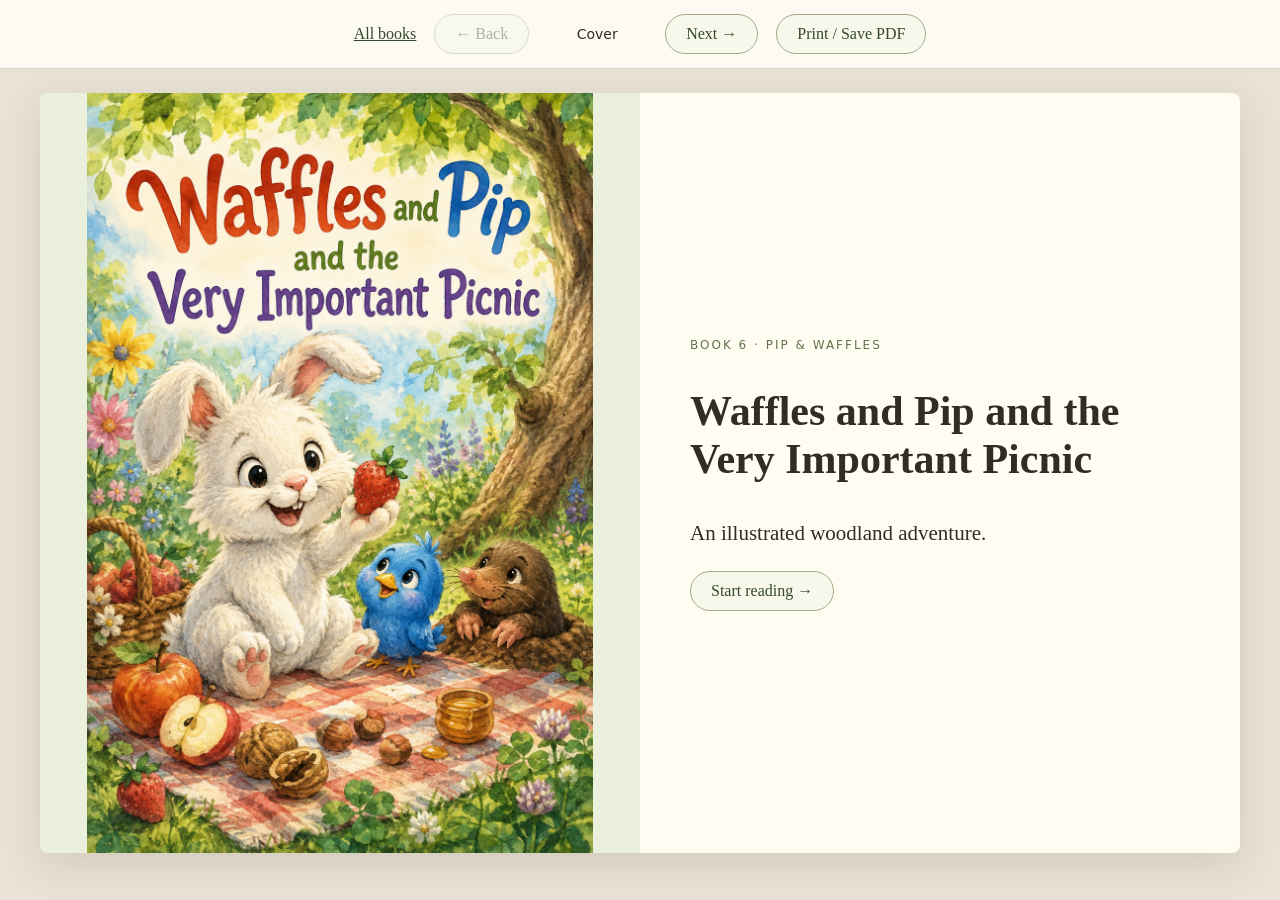
<file: books/06-the-very-important-picnic/book.html>
<!doctype html><html lang="en"><head><meta charset="utf-8"><meta name="viewport" content="width=device-width, initial-scale=1"><title>Waffles and Pip and the Very Important Picnic</title><style>*{box-sizing:border-box}body{margin:0;background:#e9e3d5;color:#302e23;font-family:Georgia,serif}nav{display:flex;justify-content:center;align-items:center;gap:18px;padding:14px;background:#fcfaf3;border-bottom:1px solid #d8d0bd;position:sticky;top:0;z-index:2}button{font:inherit;border:1px solid #a3ac89;border-radius:24px;padding:10px 20px;background:#f7f7ec;color:#35492b;cursor:pointer}button:disabled{opacity:.4;cursor:default}button:focus-visible{outline:3px solid #ae641d;outline-offset:3px}#progress{min-width:100px;text-align:center;font:14px system-ui}.sheet{max-width:1120px;min-height:720px;margin:24px auto;background:#fffcf2;box-shadow:0 12px 40px #3b342322;border-radius:8px;overflow:hidden}.sheet[hidden]{display:none}.cover,.spread{display:grid;grid-template-columns:1fr 1fr}.cover img{width:100%;height:760px;object-fit:contain;background:#eaf0db}.cover-title{padding:50px;align-self:center}.cover-title small{font:12px system-ui;letter-spacing:2px;color:#63734b}h1{font-size:42px;line-height:1.13}.cover-title p{font-size:21px;line-height:1.5}.picture{display:flex;align-items:center;background:#e9eedb;padding:20px}.picture img{width:100%;height:auto;display:block;border-radius:4px}.story{padding:28px 38px 46px;position:relative;font-size:18px;line-height:1.35}.story p{margin:0 0 9px}.story footer{position:absolute;bottom:16px;left:0;right:0;text-align:center;font:12px system-ui;color:#707258}@media(max-width:720px){nav{gap:6px;padding:10px 4px}button{padding:9px 12px}.sheet{margin:12px;min-height:0}.cover,.spread{grid-template-columns:1fr}.cover img{height:auto}.cover-title{padding:25px}h1{font-size:32px}.picture{padding:12px}.picture img{max-height:330px;object-fit:contain}.story{padding:25px 24px 50px;font-size:19px}}@page{size:11in 8.5in;margin:0.35in}@media print{body{background:white}nav,.cover-title button{display:none!important}.sheet,.sheet[hidden]{display:grid!important;grid-template-columns:1fr 1fr;width:10.3in;max-width:none;height:7.75in;min-height:0;margin:0;box-shadow:none;border-radius:0;break-after:page;overflow:visible}.sheet:last-child{break-after:auto}.cover img{height:7.75in}.cover-title{padding:25px}h1{font-size:30px}.story{font-size:13pt;line-height:1.25;padding:18px 24px 30px}.story p{margin-bottom:6px}.picture{padding:14px;print-color-adjust:exact}.picture img{max-height:7in;object-fit:contain}.story footer{bottom:8px}}
    nav{flex-wrap:wrap}nav a{color:#35492b}
    .sheet{max-width:1200px}.cover img{height:760px}
    .story{display:flex;flex-direction:column;justify-content:center;font-size:18px;line-height:1.4}
    .story p{margin:0 0 8px}.picture img{max-height:760px;object-fit:contain}
    @media(max-width:720px){.cover img{height:auto}.story{font-size:19px}.picture img{max-height:440px}}
    @media print{.sheet,.sheet[hidden]{max-width:none}.cover img{height:7.75in}.picture img{max-height:7in}.story{font-size:12pt;line-height:1.25}.story p{margin-bottom:5px}}
    </style></head><body><nav aria-label="Book controls"><a href="../../index.html">All books</a><button id="prev" aria-label="Previous page">&larr; Back</button><span id="progress" role="status" aria-live="polite"></span><button id="next" aria-label="Next page">Next &rarr;</button><button id="print">Print / Save PDF</button></nav><main><section class="sheet cover" aria-label="Book cover"><img src="artwork/cover.png" alt="Cover of Waffles and Pip and the Very Important Picnic"><div class="cover-title"><small>BOOK 6 · PIP &amp; WAFFLES</small><h1>Waffles and Pip and the Very Important Picnic</h1><p>An illustrated woodland adventure.</p><button onclick="turn(1)">Start reading &rarr;</button></div></section><section class="sheet spread" aria-label="Page 1" hidden><div class="picture"><img src="artwork/preparations.png" alt="Waffles and Pip prepare the picnic while Mole offers a bowl of dirt."></div><div class="story"><p>Waffles the white rabbit had made a decision.</p><p>A big decision.</p><p>A delicious decision.</p><p>He was having a picnic.</p><p>Pip the little blue bird landed beside him.</p><p>“A picnic?”</p><p>“Yes.”</p><p>“Who is invited?”</p><p>Waffles looked around.</p><p>“Everyone.”</p><p>Pip blinked.</p><p>“Everyone?”</p><p>“Everyone I know.”</p><p>“That is a lot of everyone.”</p><p>Waffles nodded proudly.</p><p>“It will be very important.”</p><p>“What makes it important?”</p><p>Waffles thought.</p><p>“The snacks.”</p><p>Pip sighed.</p><p>“Of course.”</p><footer>1 / 17</footer></div></section><section class="sheet spread" aria-label="Page 2" hidden><div class="picture"><img src="artwork/preparations.png" alt="Waffles and Pip prepare the picnic while Mole offers a bowl of dirt."></div><div class="story"><p>So Waffles and Pip began preparing.</p><p>Waffles gathered clover.</p><p>Pip found berries.</p><p>Mouse brought tiny seeds.</p><p>Squirrel brought nuts.</p><p>Mole brought…</p><p>dirt.</p><p>Waffles stared at the pile.</p><p>“Mole.”</p><p>“Yes?”</p><p>“Why did you bring dirt?”</p><p>Mole smiled.</p><p>“It’s very good dirt.”</p><p>Pip whispered, “Just say thank you.”</p><p>Waffles nodded.</p><p>“Thank you for the dirt.”</p><p>Mole beamed.</p><footer>2 / 17</footer></div></section><section class="sheet spread" aria-label="Page 3" hidden><div class="picture"><img src="artwork/guests.png" alt="Hazel brings apples, Tilly brings lettuce, and Buzz brings a drop of honey."></div><div class="story"><p>Then came Hazel the hedgehog.</p><p>She carried apples balanced carefully on her back.</p><p>Waffles gasped.</p><p>“You have a built-in picnic basket!”</p><p>Hazel stared at him.</p><p>“They are spines.”</p><p>“Very useful spines.”</p><footer>3 / 17</footer></div></section><section class="sheet spread" aria-label="Page 4" hidden><div class="picture"><img src="artwork/guests.png" alt="Hazel brings apples, Tilly brings lettuce, and Buzz brings a drop of honey."></div><div class="story"><p>Next came Tilly the turtle.</p><p>Very slowly.</p><p>Very.</p><p>Slowly.</p><p>Pip looked down the path.</p><p>“Is she coming?”</p><p>Waffles squinted.</p><p>“I think she moved.”</p><p>Three minutes later, Tilly arrived.</p><p>“I brought lettuce,” she said.</p><p>Waffles looked at Pip.</p><p>Pip looked at Waffles.</p><p>Waffles whispered, “Detective lettuce?”</p><p>“No.”</p><p>“Picnic lettuce?”</p><p>“Yes.”</p><p>“Excellent.”</p><footer>4 / 17</footer></div></section><section class="sheet spread" aria-label="Page 5" hidden><div class="picture"><img src="artwork/guests.png" alt="Hazel brings apples, Tilly brings lettuce, and Buzz brings a drop of honey."></div><div class="story"><p>Then Buzz the bee zipped overhead.</p><p>“I brought honey!”</p><p>Waffles’ ears popped up.</p><p>“HONEY?”</p><p>Buzz nodded.</p><p>“One drop.”</p><p>Waffles stared.</p><p>“One?”</p><p>“I am a bee, Waffles. Not a grocery store.”</p><p>“Fair.”</p><footer>5 / 17</footer></div></section><section class="sheet spread" aria-label="Page 6" hidden><div class="picture"><img src="artwork/guests.png" alt="Hazel brings apples, Tilly brings lettuce, and Buzz brings a drop of honey."></div><div class="story"><p>They spread everything out beneath a big tree.</p><p>Waffles stepped back proudly.</p><p>“Perfect.”</p><p>Pip looked at the food.</p><p>“Almost.”</p><p>Waffles gasped.</p><p>“What is missing?”</p><p>“Napkins.”</p><p>Waffles looked horrified.</p><p>“This picnic is ruined.”</p><p>“It is not ruined.”</p><p>“No napkins, Pip.”</p><p>“We can use leaves.”</p><p>Waffles looked at the tree.</p><p>“Emergency solved.”</p><footer>6 / 17</footer></div></section><section class="sheet spread" aria-label="Page 7" hidden><div class="picture"><img src="artwork/guests.png" alt="Hazel brings apples, Tilly brings lettuce, and Buzz brings a drop of honey."></div><div class="story"><p>Everyone sat down.</p><p>Waffles reached for a strawberry.</p><p>Pip slapped his paw gently with one wing.</p><p>“Wait.”</p><p>“For what?”</p><p>“For everyone.”</p><p>Waffles looked around.</p><p>Mouse was seated.</p><p>Squirrel was seated.</p><p>Mole was seated.</p><p>Hazel was seated.</p><p>Buzz hovered.</p><p>Tilly was still turning around.</p><footer>7 / 17</footer></div></section><section class="sheet spread" aria-label="Page 8" hidden><div class="picture"><img src="artwork/guests.png" alt="Hazel brings apples, Tilly brings lettuce, and Buzz brings a drop of honey."></div><div class="story"><p>Waffles watched.</p><p>And watched.</p><p>And watched.</p><p>“Is she almost ready?”</p><p>Tilly said, “Almost.”</p><p>Waffles whispered, “This is difficult.”</p><p>Pip whispered back, “You will survive.”</p><p>Finally Tilly sat down.</p><p>Waffles grabbed the strawberry.</p><p>“PICNIC!”</p><p>Everyone laughed.</p><footer>8 / 17</footer></div></section><section class="sheet spread" aria-label="Page 9" hidden><div class="picture"><img src="artwork/guests.png" alt="Hazel brings apples, Tilly brings lettuce, and Buzz brings a drop of honey."></div><div class="story"><p>They ate berries.</p><p>They ate apples.</p><p>They ate clover.</p><p>Squirrel ate nuts.</p><p>Mouse ate seeds.</p><p>Mole ate…</p><p>Waffles stopped.</p><p>“Mole.”</p><p>“Yes?”</p><p>“Are you eating the dirt?”</p><p>“No.”</p><p>“Good.”</p><p>“I’m saving it for later.”</p><p>Waffles stared.</p><p>Pip whispered, “Don’t ask.”</p><footer>9 / 17</footer></div></section><section class="sheet spread" aria-label="Page 10" hidden><div class="picture"><img src="artwork/wind.png" alt="Leaves fly in the wind as Squirrel chases an apple and Tilly guards the honey."></div><div class="story"><p>Then suddenly—</p><p>WHOOSH!</p><p>A gust of wind rushed through the garden.</p><p>The leaf napkins flew into the air.</p><p>The lettuce flew.</p><p>The clover flew.</p><p>One apple rolled away.</p><p>Waffles jumped up.</p><p>“THE PICNIC IS ESCAPING!”</p><footer>10 / 17</footer></div></section><section class="sheet spread" aria-label="Page 11" hidden><div class="picture"><img src="artwork/wind.png" alt="Leaves fly in the wind as Squirrel chases an apple and Tilly guards the honey."></div><div class="story"><p>Pip flew after the napkins.</p><p>Squirrel chased the apple.</p><p>Mouse dove after the seeds.</p><p>Hazel caught two leaves on her spines.</p><p>Buzz zipped after the clover.</p><p>Tilly looked around.</p><p>Then very slowly said,</p><p>“I will guard the honey.”</p><p>Waffles ran in circles.</p><p>“Save the strawberries!”</p><footer>11 / 17</footer></div></section><section class="sheet spread" aria-label="Page 12" hidden><div class="picture"><img src="artwork/strawberry.png" alt="Muddy Waffles reaches the runaway strawberry while Pip watches."></div><div class="story"><p>A strawberry rolled down the hill.</p><p>Waffles chased it.</p><p>“COME BACK!”</p><p>It rolled faster.</p><p>Waffles hopped faster.</p><p>The strawberry bounced.</p><p>Waffles bounced.</p><p>The strawberry rolled through the grass.</p><p>Waffles pounced—</p><p>SPLAT.</p><footer>12 / 17</footer></div></section><section class="sheet spread" aria-label="Page 13" hidden><div class="picture"><img src="artwork/strawberry.png" alt="Muddy Waffles reaches the runaway strawberry while Pip watches."></div><div class="story"><p>He landed belly-first in the mud.</p><p>The strawberry stopped right beside his nose.</p><p>Waffles lifted his head.</p><p>“I got it.”</p><p>Pip landed nearby.</p><p>“You are covered in mud.”</p><p>Waffles picked up the strawberry.</p><p>“Worth it.”</p><footer>13 / 17</footer></div></section><section class="sheet spread" aria-label="Page 14" hidden><div class="picture"><img src="artwork/friends.png" alt="All eight friends enjoy the rescued picnic together."></div><div class="story"><p>Back at the picnic blanket, everyone had recovered the food.</p><p>Mostly.</p><p>Hazel had three leaves stuck to her back.</p><p>Mouse had one seed on her head.</p><p>Buzz was tangled in clover.</p><p>Squirrel was hugging the runaway apple.</p><p>And Tilly—</p><p>was still guarding the honey.</p><p>Waffles smiled.</p><p>“We saved the picnic.”</p><p>Pip nodded.</p><p>“We did.”</p><footer>14 / 17</footer></div></section><section class="sheet spread" aria-label="Page 15" hidden><div class="picture"><img src="artwork/friends.png" alt="All eight friends enjoy the rescued picnic together."></div><div class="story"><p>Waffles looked at the food.</p><p>Then at his friends.</p><p>Then at himself.</p><p>“I think this was a success.”</p><p>Pip laughed.</p><p>“You fell in the mud.”</p><p>“Successful mud.”</p><p>“You chased a strawberry down a hill.”</p><p>“Successful strawberry.”</p><p>“You screamed that the picnic was escaping.”</p><p>Waffles thought.</p><p>“That part was also correct.”</p><p>Everyone laughed.</p><footer>15 / 17</footer></div></section><section class="sheet spread" aria-label="Page 16" hidden><div class="picture"><img src="artwork/friends.png" alt="All eight friends enjoy the rescued picnic together."></div><div class="story"><p>Then Waffles noticed one thing.</p><p>“Mole.”</p><p>“Yes?”</p><p>“Where is the dirt?”</p><p>Mole pointed to a small empty bowl.</p><p>“I ate it.”</p><p>Waffles stared.</p><p>Pip stared.</p><p>Everyone stared.</p><p>Mole smiled.</p><p>“Very good dirt.”</p><p>Waffles nodded slowly.</p><p>“I respect your commitment.”</p><footer>16 / 17</footer></div></section><section class="sheet spread" aria-label="Page 17" hidden><div class="picture"><img src="artwork/friends.png" alt="All eight friends enjoy the rescued picnic together."></div><div class="story"><p>And the picnic continued—</p><p>one muddy white rabbit,</p><p>one laughing blue bird,</p><p>one very patient turtle,</p><p>one practical hedgehog,</p><p>one busy bee,</p><p>one squirrel,</p><p>one mouse,</p><p>one mole,</p><p>and absolutely no surviving napkins.</p><p><strong>The End</strong></p><footer>17 / 17</footer></div></section></main><script>const sheets=[...document.querySelectorAll('.sheet')];let current=0;function show(){sheets.forEach((s,i)=>s.hidden=i!==current);document.querySelector('#progress').textContent=current===0?'Cover':`Page ${current} of ${sheets.length-1}`;document.querySelector('#prev').disabled=current===0;document.querySelector('#next').disabled=current===sheets.length-1;}function turn(delta){current=Math.max(0,Math.min(sheets.length-1,current+delta));show();window.scrollTo(0,0);}document.querySelector('#prev').onclick=()=>turn(-1);document.querySelector('#next').onclick=()=>turn(1);document.querySelector('#print').onclick=()=>window.print();document.addEventListener('keydown',e=>{if(e.key==='ArrowRight')turn(1);if(e.key==='ArrowLeft')turn(-1);});show();</script></body></html>
</file>
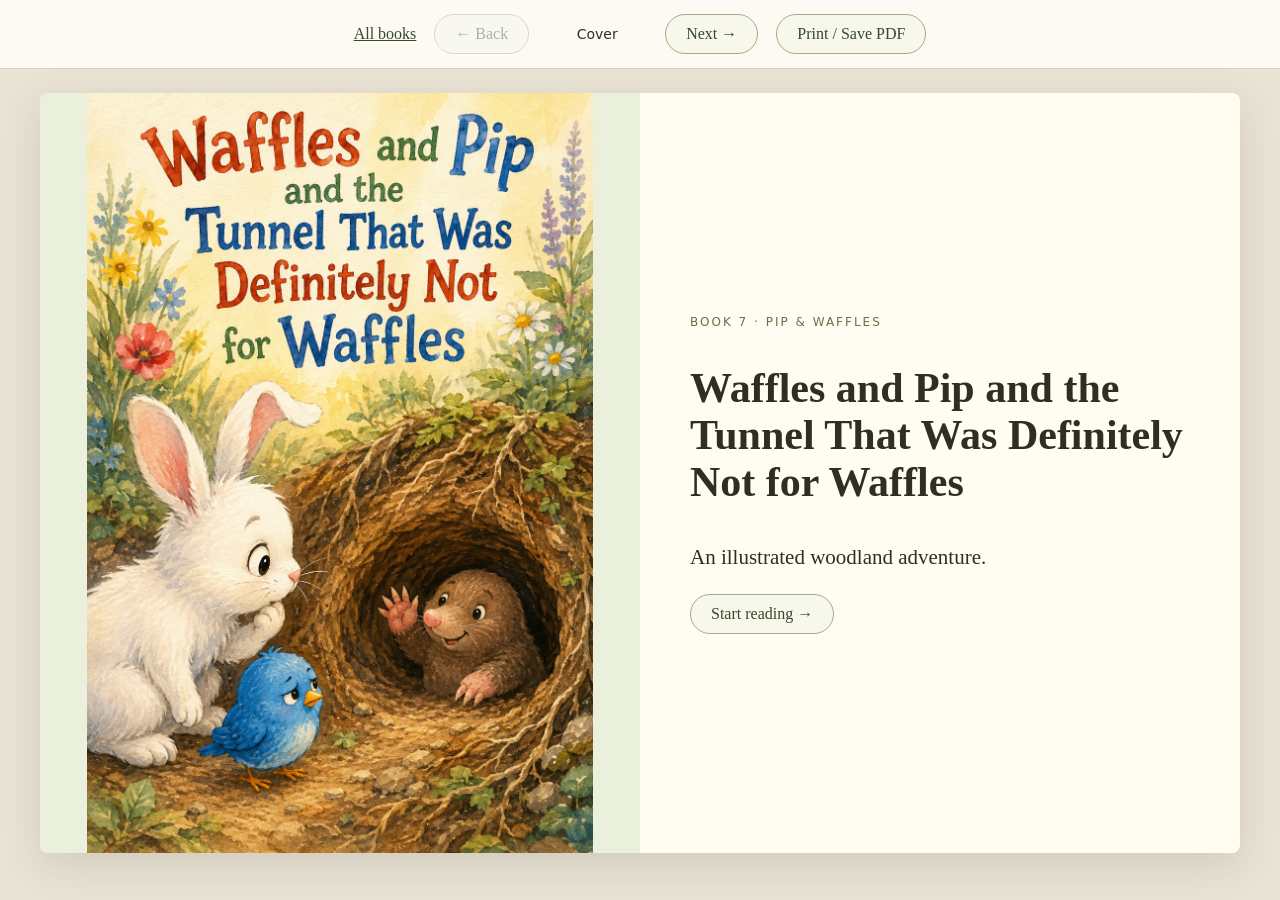
<file: books/07-the-tunnel-that-was-definitely-not-for-waffles/book.html>
<!doctype html><html lang="en"><head><meta charset="utf-8"><meta name="viewport" content="width=device-width, initial-scale=1"><title>Waffles and Pip and the Tunnel That Was Definitely Not for Waffles</title><style>*{box-sizing:border-box}body{margin:0;background:#e9e3d5;color:#302e23;font-family:Georgia,serif}nav{display:flex;justify-content:center;align-items:center;gap:18px;padding:14px;background:#fcfaf3;border-bottom:1px solid #d8d0bd;position:sticky;top:0;z-index:2}button{font:inherit;border:1px solid #a3ac89;border-radius:24px;padding:10px 20px;background:#f7f7ec;color:#35492b;cursor:pointer}button:disabled{opacity:.4;cursor:default}button:focus-visible{outline:3px solid #ae641d;outline-offset:3px}#progress{min-width:100px;text-align:center;font:14px system-ui}.sheet{max-width:1120px;min-height:720px;margin:24px auto;background:#fffcf2;box-shadow:0 12px 40px #3b342322;border-radius:8px;overflow:hidden}.sheet[hidden]{display:none}.cover,.spread{display:grid;grid-template-columns:1fr 1fr}.cover img{width:100%;height:760px;object-fit:contain;background:#eaf0db}.cover-title{padding:50px;align-self:center}.cover-title small{font:12px system-ui;letter-spacing:2px;color:#63734b}h1{font-size:42px;line-height:1.13}.cover-title p{font-size:21px;line-height:1.5}.picture{display:flex;align-items:center;background:#e9eedb;padding:20px}.picture img{width:100%;height:auto;display:block;border-radius:4px}.story{padding:28px 38px 46px;position:relative;font-size:18px;line-height:1.35}.story p{margin:0 0 9px}.story footer{position:absolute;bottom:16px;left:0;right:0;text-align:center;font:12px system-ui;color:#707258}@media(max-width:720px){nav{gap:6px;padding:10px 4px}button{padding:9px 12px}.sheet{margin:12px;min-height:0}.cover,.spread{grid-template-columns:1fr}.cover img{height:auto}.cover-title{padding:25px}h1{font-size:32px}.picture{padding:12px}.picture img{max-height:330px;object-fit:contain}.story{padding:25px 24px 50px;font-size:19px}}@page{size:11in 8.5in;margin:0.35in}@media print{body{background:white}nav,.cover-title button{display:none!important}.sheet,.sheet[hidden]{display:grid!important;grid-template-columns:1fr 1fr;width:10.3in;max-width:none;height:7.75in;min-height:0;margin:0;box-shadow:none;border-radius:0;break-after:page;overflow:visible}.sheet:last-child{break-after:auto}.cover img{height:7.75in}.cover-title{padding:25px}h1{font-size:30px}.story{font-size:13pt;line-height:1.25;padding:18px 24px 30px}.story p{margin-bottom:6px}.picture{padding:14px;print-color-adjust:exact}.picture img{max-height:7in;object-fit:contain}.story footer{bottom:8px}}
    nav{flex-wrap:wrap}nav a{color:#35492b}
    .sheet{max-width:1200px}.cover img{height:760px}
    .story{display:flex;flex-direction:column;justify-content:center;font-size:18px;line-height:1.4}
    .story p{margin:0 0 8px}.picture img{max-height:760px;object-fit:contain}
    @media(max-width:720px){.cover img{height:auto}.story{font-size:19px}.picture img{max-height:440px}}
    @media print{.sheet,.sheet[hidden]{max-width:none}.cover img{height:7.75in}.picture img{max-height:7in}.story{font-size:12pt;line-height:1.25}.story p{margin-bottom:5px}}
    </style></head><body><nav aria-label="Book controls"><a href="../../index.html">All books</a><button id="prev" aria-label="Previous page">&larr; Back</button><span id="progress" role="status" aria-live="polite"></span><button id="next" aria-label="Next page">Next &rarr;</button><button id="print">Print / Save PDF</button></nav><main><section class="sheet cover" aria-label="Book cover"><img src="artwork/cover.png" alt="Cover of Waffles and Pip and the Tunnel That Was Definitely Not for Waffles"><div class="cover-title"><small>BOOK 7 · PIP &amp; WAFFLES</small><h1>Waffles and Pip and the Tunnel That Was Definitely Not for Waffles</h1><p>An illustrated woodland adventure.</p><button onclick="turn(1)">Start reading &rarr;</button></div></section><section class="sheet spread" aria-label="Page 1" hidden><div class="picture"><img src="artwork/entrance.png" alt="Waffles and Pip meet Mole at his garden tunnel entrance."></div><div class="story"><p>Waffles the white rabbit was minding his own business.</p><p>At least that is what Waffles said.</p><p>Pip did not believe him.</p><p>“Waffles.”</p><p>“Yes?”</p><p>“Why are you staring at Mole’s tunnel?”</p><p>“I am not.”</p><p>“You have been staring at it for five minutes.”</p><p>“I am looking near it.”</p><p>Pip landed beside him.</p><p>Waffles leaned closer to the tunnel.</p><p>Pip said,</p><p>“No.”</p><p>Waffles froze.</p><p>“I did not say anything.”</p><p>“You were about to.”</p><p>“I was not.”</p><p>“You were thinking about going inside.”</p><p>Waffles looked offended.</p><p>“I would never.”</p><footer>1 / 24</footer></div></section><section class="sheet spread" aria-label="Page 2" hidden><div class="picture"><img src="artwork/entrance.png" alt="Waffles and Pip meet Mole at his garden tunnel entrance."></div><div class="story"><p>From deep inside the tunnel came—</p><p>“HELLO!”</p><p>Waffles’ ears shot straight up.</p><p>Mole poked his head out.</p><p>“Come see what I found!”</p><p>Waffles looked at Pip.</p><p>Pip looked at Waffles.</p><p>Waffles whispered,</p><p>“He invited me.”</p><p>Pip sighed.</p><p>“Yes.”</p><p>“So now it’s allowed.”</p><p>“I suppose.”</p><footer>2 / 24</footer></div></section><section class="sheet spread" aria-label="Page 3" hidden><div class="picture"><img src="artwork/entrance.png" alt="Waffles and Pip meet Mole at his garden tunnel entrance."></div><div class="story"><p>Waffles hopped toward the tunnel.</p><p>Pip fluttered after him.</p><p>“Slowly.”</p><p>“I am always slow and careful.”</p><p>Waffles immediately tripped over a root.</p><p>PLOP.</p><p>Pip stared.</p><p>Waffles stood back up.</p><p>“The root attacked me.”</p><footer>3 / 24</footer></div></section><section class="sheet spread" aria-label="Page 4" hidden><div class="picture"><img src="artwork/fork.png" alt="Mole points left while Waffles wonders about the other tunnel."></div><div class="story"><p>They followed Mole underground.</p><p>The tunnel was dark.</p><p>Waffles whispered,</p><p>“This is exciting.”</p><p>Pip whispered back,</p><p>“This is dirt.”</p><p>“That is what makes it exciting.”</p><p>The tunnel twisted left.</p><p>Then right.</p><p>Then down.</p><p>Then left again.</p><footer>4 / 24</footer></div></section><section class="sheet spread" aria-label="Page 5" hidden><div class="picture"><img src="artwork/fork.png" alt="Mole points left while Waffles wonders about the other tunnel."></div><div class="story"><p>Waffles stopped.</p><p>“Do you know where we are?”</p><p>Mole nodded.</p><p>“Yes.”</p><p>Pip nodded.</p><p>“Good.”</p><p>Waffles nodded too.</p><p>“I also know.”</p><p>Pip looked at him.</p><p>“No, you don’t.”</p><p>“No.”</p><p>They kept going.</p><footer>5 / 24</footer></div></section><section class="sheet spread" aria-label="Page 6" hidden><div class="picture"><img src="artwork/fork.png" alt="Mole points left while Waffles wonders about the other tunnel."></div><div class="story"><p>Then they reached a fork in the tunnel.</p><p>One path went left.</p><p>One went right.</p><p>Mole pointed left.</p><p>“We go this way.”</p><p>Waffles looked right.</p><p>“What’s that way?”</p><p>Mole said,</p><p>“Nothing.”</p><p>Waffles’ eyes widened.</p><p>“Nothing?”</p><p>“Yes.”</p><p>“That sounds suspicious.”</p><p>Pip sighed.</p><p>“It sounds like nothing.”</p><footer>6 / 24</footer></div></section><section class="sheet spread" aria-label="Page 7" hidden><div class="picture"><img src="artwork/fork.png" alt="Mole points left while Waffles wonders about the other tunnel."></div><div class="story"><p>Waffles stared at the right tunnel.</p><p>“I should investigate.”</p><p>“No.”</p><p>“Just one peek.”</p><p>“No.”</p><p>“Half a peek?”</p><p>“No.”</p><p>Waffles took one tiny step toward it.</p><p>Pip said,</p><p>“Waffles.”</p><p>He stopped.</p><p>“Yes?”</p><p>“Left.”</p><p>Waffles sighed.</p><p>“Left.”</p><footer>7 / 24</footer></div></section><section class="sheet spread" aria-label="Page 8" hidden><div class="picture"><img src="artwork/drips.png" alt="Waffles, Pip, and Mole discover water dripping into a little puddle."></div><div class="story"><p>They continued.</p><p>Soon they heard a strange sound.</p><p>Tap.</p><p>Tap.</p><p>Tap.</p><p>Waffles froze.</p><p>“What was that?”</p><p>Mole listened.</p><p>Tap.</p><p>Tap.</p><p>Tap.</p><footer>8 / 24</footer></div></section><section class="sheet spread" aria-label="Page 9" hidden><div class="picture"><img src="artwork/drips.png" alt="Waffles, Pip, and Mole discover water dripping into a little puddle."></div><div class="story"><p>Pip said,</p><p>“Probably water.”</p><p>Waffles whispered,</p><p>“Or a tunnel monster.”</p><p>“There are no tunnel monsters.”</p><p>“How do you know?”</p><p>“Because you just invented one.”</p><p>Tap.</p><p>Tap.</p><p>Tap.</p><p>Waffles moved closer to Pip.</p><p>“I am not scared.”</p><p>“You are standing on my foot.”</p><p>“I am being brave nearby.”</p><footer>9 / 24</footer></div></section><section class="sheet spread" aria-label="Page 10" hidden><div class="picture"><img src="artwork/drips.png" alt="Waffles, Pip, and Mole discover water dripping into a little puddle."></div><div class="story"><p>They rounded the corner.</p><p>Drip.</p><p>Drip.</p><p>Drip.</p><p>Water fell from a root into a tiny puddle.</p><p>Waffles stared.</p><p>“That’s it?”</p><p>Pip nodded.</p><p>“That’s it.”</p><p>Waffles puffed out his chest.</p><p>“I knew that.”</p><p>Mole laughed.</p><footer>10 / 24</footer></div></section><section class="sheet spread" aria-label="Page 11" hidden><div class="picture"><img src="artwork/room.png" alt="Mole shows Waffles and Pip his cozy room with roots, stones, mushrooms, and an acorn."></div><div class="story"><p>They continued until the tunnel opened into a small underground room.</p><p>Waffles gasped.</p><p>Inside were roots.</p><p>Smooth stones.</p><p>Tiny mushrooms.</p><p>And one old acorn.</p><p>Waffles stared at it.</p><p>“Treasure.”</p><p>Pip looked around.</p><p>“It is an acorn.”</p><p>“Underground treasure.”</p><footer>11 / 24</footer></div></section><section class="sheet spread" aria-label="Page 12" hidden><div class="picture"><img src="artwork/room.png" alt="Mole shows Waffles and Pip his cozy room with roots, stones, mushrooms, and an acorn."></div><div class="story"><p>Mole smiled.</p><p>“This is my new room.”</p><p>Waffles spun around.</p><p>“You made this?”</p><p>“Yes.”</p><p>“It is amazing.”</p><p>Mole beamed.</p><p>Waffles picked up a smooth stone.</p><p>“This can be a chair.”</p><p>Pip landed on a root.</p><p>“This can be a shelf.”</p><p>Mole nodded.</p><p>“That’s what I thought!”</p><footer>12 / 24</footer></div></section><section class="sheet spread" aria-label="Page 13" hidden><div class="picture"><img src="artwork/room.png" alt="Mole shows Waffles and Pip his cozy room with roots, stones, mushrooms, and an acorn."></div><div class="story"><p>Then Waffles noticed another tiny opening in the wall.</p><p>His ears rose.</p><p>Pip saw his face.</p><p>“No.”</p><p>Waffles pointed.</p><p>“But that tunnel—”</p><p>“No.”</p><p>“We don’t know where it goes.”</p><p>“Exactly.”</p><p>“That is the best kind!”</p><p>“No.”</p><footer>13 / 24</footer></div></section><section class="sheet spread" aria-label="Page 14" hidden><div class="picture"><img src="artwork/room.png" alt="Mole shows Waffles and Pip his cozy room with roots, stones, mushrooms, and an acorn."></div><div class="story"><p>Waffles looked at Mole.</p><p>Mole shrugged.</p><p>“I don’t know where it goes either.”</p><p>Waffles gasped.</p><p>“UNKNOWN TUNNEL.”</p><p>Pip closed her eyes.</p><p>“Oh no.”</p><footer>14 / 24</footer></div></section><section class="sheet spread" aria-label="Page 15" hidden><div class="picture"><img src="artwork/room.png" alt="Mole shows Waffles and Pip his cozy room with roots, stones, mushrooms, and an acorn."></div><div class="story"><p>Waffles hopped toward it.</p><p>Pip flew in front of him.</p><p>“No.”</p><p>“Why?”</p><p>“Because we are not crawling into random tunnels.”</p><p>Waffles thought.</p><p>“But we crawled into this one.”</p><p>“Mole knew this one.”</p><footer>15 / 24</footer></div></section><section class="sheet spread" aria-label="Page 16" hidden><div class="picture"><img src="artwork/room.png" alt="Mole shows Waffles and Pip his cozy room with roots, stones, mushrooms, and an acorn."></div><div class="story"><p>Waffles pointed to the new tunnel.</p><p>“Maybe someone knows that one.”</p><p>“Who?”</p><p>Waffles paused.</p><p>“A tunnel person.”</p><p>Pip stared.</p><p>“A what?”</p><p>“I don’t know yet.”</p><footer>16 / 24</footer></div></section><section class="sheet spread" aria-label="Page 17" hidden><div class="picture"><img src="artwork/mouse.png" alt="Mouse emerges from a small tunnel holding a seed, delighting the friends."></div><div class="story"><p>Suddenly—</p><p>SCRATCH.</p><p>SCRATCH.</p><p>SCRATCH.</p><p>Something moved inside the mystery tunnel.</p><p>Waffles jumped backward.</p><p>Pip jumped backward.</p><p>Mole jumped backward.</p><p>A tiny nose appeared.</p><p>Then whiskers.</p><p>Then two little eyes.</p><p>Mouse popped out.</p><p>“Hi.”</p><footer>17 / 24</footer></div></section><section class="sheet spread" aria-label="Page 18" hidden><div class="picture"><img src="artwork/mouse.png" alt="Mouse emerges from a small tunnel holding a seed, delighting the friends."></div><div class="story"><p>Waffles stared.</p><p>“YOU.”</p><p>Mouse blinked.</p><p>“Me?”</p><p>“You are the tunnel person.”</p><p>Mouse looked confused.</p><p>“I was looking for seeds.”</p><footer>18 / 24</footer></div></section><section class="sheet spread" aria-label="Page 19" hidden><div class="picture"><img src="artwork/mouse.png" alt="Mouse emerges from a small tunnel holding a seed, delighting the friends."></div><div class="story"><p>Pip started laughing.</p><p>Mole started laughing.</p><p>Mouse started laughing.</p><p>Waffles did not.</p><p>“This tunnel was suspicious.”</p><p>Mouse held up a seed.</p><p>“I found this.”</p><p>Waffles gasped.</p><p>“TREASURE.”</p><p>Pip laughed harder.</p><footer>19 / 24</footer></div></section><section class="sheet spread" aria-label="Page 20" hidden><div class="picture"><img src="artwork/mouse.png" alt="Mouse emerges from a small tunnel holding a seed, delighting the friends."></div><div class="story"><p>Mouse crawled into Mole’s new room.</p><p>“I like this place.”</p><p>Mole smiled.</p><p>“Want to help decorate?”</p><p>Mouse nodded.</p><p>Waffles looked around.</p><p>Then he pointed at the mystery tunnel.</p><p>“So… now that we know where it goes—”</p><p>Pip said,</p><p>“No.”</p><p>Waffles frowned.</p><p>“You didn’t even let me finish.”</p><p>“I know you.”</p><p>Waffles sighed.</p><footer>20 / 24</footer></div></section><section class="sheet spread" aria-label="Page 21" hidden><div class="picture"><img src="artwork/mouse.png" alt="Mouse emerges from a small tunnel holding a seed, delighting the friends."></div><div class="story"><p>Then Mouse whispered,</p><p>“There’s another tunnel past mine.”</p><p>Waffles’ ears shot straight up.</p><p>Pip slowly turned toward Mouse.</p><p>“Do not encourage him.”</p><p>Mouse smiled.</p><p>“Sorry.”</p><p>Waffles whispered,</p><p>“Another tunnel?”</p><footer>21 / 24</footer></div></section><section class="sheet spread" aria-label="Page 22" hidden><div class="picture"><img src="artwork/entrance.png" alt="The garden entrance to Mole’s tunnel, with Waffles, Pip, and Mole."></div><div class="story"><p>Pip pointed toward the way they came.</p><p>“Home.”</p><p>Waffles looked back once.</p><p>Then twice.</p><p>Then three times.</p><p>“Fine.”</p><footer>22 / 24</footer></div></section><section class="sheet spread" aria-label="Page 23" hidden><div class="picture"><img src="artwork/entrance.png" alt="The garden entrance to Mole’s tunnel, with Waffles, Pip, and Mole."></div><div class="story"><p>They headed toward the surface.</p><p>Waffles hopped behind Pip.</p><p>After a moment he whispered,</p><p>“Pip?”</p><p>“Yes?”</p><p>“Tomorrow?”</p><p>“No.”</p><p>“Next week?”</p><p>“No.”</p><p>“After lunch?”</p><p>“No.”</p><p>Waffles smiled.</p><p>“That was not a never.”</p><p>Pip groaned.</p><footer>23 / 24</footer></div></section><section class="sheet spread" aria-label="Page 24" hidden><div class="picture"><img src="artwork/entrance.png" alt="The garden entrance to Mole’s tunnel, with Waffles, Pip, and Mole."></div><div class="story"><p>And out they went—</p><p>one very curious white rabbit,</p><p>one exhausted blue bird,</p><p>one proud mole,</p><p>one seed-hunting mouse,</p><p>and at least one tunnel that Waffles was absolutely going to think about all night.</p><p><strong>The End</strong></p><footer>24 / 24</footer></div></section></main><script>const sheets=[...document.querySelectorAll('.sheet')];let current=0;function show(){sheets.forEach((s,i)=>s.hidden=i!==current);document.querySelector('#progress').textContent=current===0?'Cover':`Page ${current} of ${sheets.length-1}`;document.querySelector('#prev').disabled=current===0;document.querySelector('#next').disabled=current===sheets.length-1;}function turn(delta){current=Math.max(0,Math.min(sheets.length-1,current+delta));show();window.scrollTo(0,0);}document.querySelector('#prev').onclick=()=>turn(-1);document.querySelector('#next').onclick=()=>turn(1);document.querySelector('#print').onclick=()=>window.print();document.addEventListener('keydown',e=>{if(e.key==='ArrowRight')turn(1);if(e.key==='ArrowLeft')turn(-1);});show();</script></body></html>
</file>
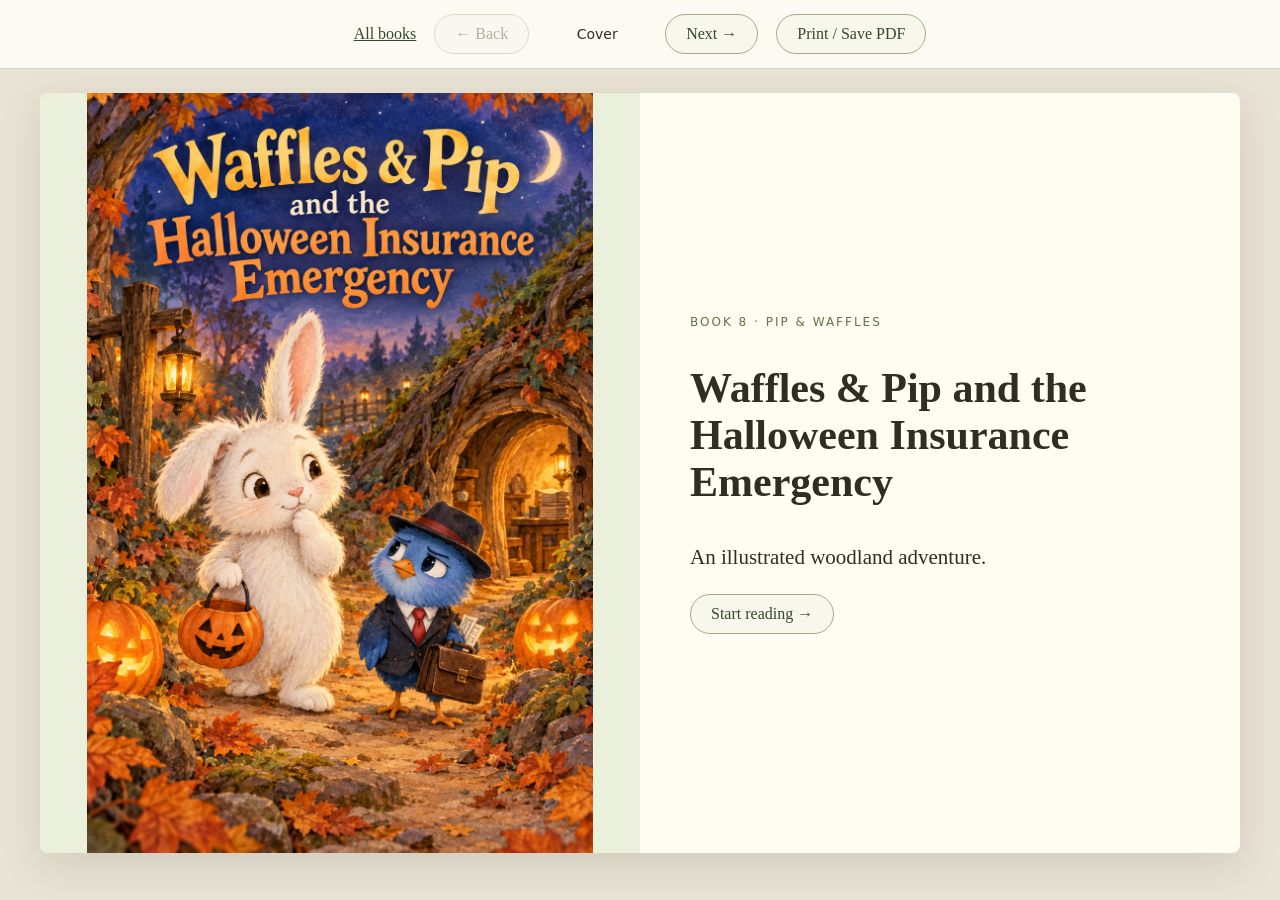
<file: books/08-the-halloween-insurance-emergency/book.html>
<!doctype html><html lang="en"><head><meta charset="utf-8"><meta name="viewport" content="width=device-width, initial-scale=1"><title>Waffles &amp; Pip and the Halloween Insurance Emergency</title><style>*{box-sizing:border-box}body{margin:0;background:#e9e3d5;color:#302e23;font-family:Georgia,serif}nav{display:flex;justify-content:center;align-items:center;gap:18px;padding:14px;background:#fcfaf3;border-bottom:1px solid #d8d0bd;position:sticky;top:0;z-index:2}button{font:inherit;border:1px solid #a3ac89;border-radius:24px;padding:10px 20px;background:#f7f7ec;color:#35492b;cursor:pointer}button:disabled{opacity:.4;cursor:default}button:focus-visible{outline:3px solid #ae641d;outline-offset:3px}#progress{min-width:100px;text-align:center;font:14px system-ui}.sheet{max-width:1120px;min-height:720px;margin:24px auto;background:#fffcf2;box-shadow:0 12px 40px #3b342322;border-radius:8px;overflow:hidden}.sheet[hidden]{display:none}.cover,.spread{display:grid;grid-template-columns:1fr 1fr}.cover img{width:100%;height:760px;object-fit:contain;background:#eaf0db}.cover-title{padding:50px;align-self:center}.cover-title small{font:12px system-ui;letter-spacing:2px;color:#63734b}h1{font-size:42px;line-height:1.13}.cover-title p{font-size:21px;line-height:1.5}.picture{display:flex;align-items:center;background:#e9eedb;padding:20px}.picture img{width:100%;height:auto;display:block;border-radius:4px}.story{padding:28px 38px 46px;position:relative;font-size:18px;line-height:1.35}.story p{margin:0 0 9px}.story footer{position:absolute;bottom:16px;left:0;right:0;text-align:center;font:12px system-ui;color:#707258}@media(max-width:720px){nav{gap:6px;padding:10px 4px}button{padding:9px 12px}.sheet{margin:12px;min-height:0}.cover,.spread{grid-template-columns:1fr}.cover img{height:auto}.cover-title{padding:25px}h1{font-size:32px}.picture{padding:12px}.picture img{max-height:330px;object-fit:contain}.story{padding:25px 24px 50px;font-size:19px}}@page{size:11in 8.5in;margin:0.35in}@media print{body{background:white}nav,.cover-title button{display:none!important}.sheet,.sheet[hidden]{display:grid!important;grid-template-columns:1fr 1fr;width:10.3in;max-width:none;height:7.75in;min-height:0;margin:0;box-shadow:none;border-radius:0;break-after:page;overflow:visible}.sheet:last-child{break-after:auto}.cover img{height:7.75in}.cover-title{padding:25px}h1{font-size:30px}.story{font-size:13pt;line-height:1.25;padding:18px 24px 30px}.story p{margin-bottom:6px}.picture{padding:14px;print-color-adjust:exact}.picture img{max-height:7in;object-fit:contain}.story footer{bottom:8px}}
    nav{flex-wrap:wrap}nav a{color:#35492b}
    .sheet{max-width:1200px}.cover img{height:760px}
    .story{display:flex;flex-direction:column;justify-content:center;font-size:18px;line-height:1.4}
    .story p{margin:0 0 8px}.picture img{max-height:760px;object-fit:contain}
    @media(max-width:720px){.cover img{height:auto}.story{font-size:19px}.picture img{max-height:440px}}
    @media print{.sheet,.sheet[hidden]{max-width:none}.cover img{height:7.75in}.picture img{max-height:7in}.story{font-size:12pt;line-height:1.25}.story p{margin-bottom:5px}}
    </style></head><body><nav aria-label="Book controls"><a href="../../index.html">All books</a><button id="prev" aria-label="Previous page">&larr; Back</button><span id="progress" role="status" aria-live="polite"></span><button id="next" aria-label="Next page">Next &rarr;</button><button id="print">Print / Save PDF</button></nav><main><section class="sheet cover" aria-label="Book cover"><img src="artwork/cover.png" alt="Cover of Waffles &amp; Pip and the Halloween Insurance Emergency"><div class="cover-title"><small>BOOK 8 · PIP &amp; WAFFLES</small><h1>Waffles &amp; Pip and the Halloween Insurance Emergency</h1><p>An illustrated woodland adventure.</p><button onclick="turn(1)">Start reading &rarr;</button></div></section><section class="sheet spread" aria-label="Page 1" hidden><div class="picture"><img src="artwork/costumes.png" alt="Waffles admires Pip&#x27;s insurance costume as their woodland friends arrive dressed for Halloween."></div><div class="story"><p>Halloween had arrived in the woodland.</p><p>Orange leaves covered the paths.</p><p>Pumpkins sat outside burrows.</p><p>Tiny lanterns glowed beneath the trees.</p><p>And Waffles the white rabbit had been told one very important thing.</p><p>“Do not touch anything until everyone gets here,” said Pip.</p><p>Waffles nodded.</p><p>“I understand.”</p><p>Pip narrowed her eyes.</p><p>“Do you?”</p><p>“Yes.”</p><footer>1 / 33</footer></div></section><section class="sheet spread" aria-label="Page 2" hidden><div class="picture"><img src="artwork/costumes.png" alt="Waffles admires Pip&#x27;s insurance costume as their woodland friends arrive dressed for Halloween."></div><div class="story"><p>Waffles reached toward a pumpkin.</p><p>Pip slapped his paw away with one wing.</p><p>“Waffles.”</p><p>“I was checking it.”</p><p>“For what?”</p><p>“Pumpkin problems.”</p><p>Pip sighed.</p><p>Then she disappeared behind a tree.</p><p>“Wait here.”</p><p>Waffles waited.</p><p>For almost seven seconds.</p><footer>2 / 33</footer></div></section><section class="sheet spread" aria-label="Page 3" hidden><div class="picture"><img src="artwork/costumes.png" alt="Waffles admires Pip&#x27;s insurance costume as their woodland friends arrive dressed for Halloween."></div><div class="story"><p>Then Pip stepped back onto the path.</p><p>Waffles stared.</p><p>Pip was wearing a tiny dark suit.</p><p>A tiny red tie.</p><p>A tiny hat.</p><p>And carrying a tiny brown briefcase.</p><p>Waffles blinked.</p><p>“Pip?”</p><p>“Yes?”</p><p>“What happened to you?”</p><p>“It’s my Halloween costume.”</p><p>Waffles walked around her.</p><p>“You look like someone who wants me to sign something.”</p><p>Pip smiled.</p><p>“Exactly.”</p><footer>3 / 33</footer></div></section><section class="sheet spread" aria-label="Page 4" hidden><div class="picture"><img src="artwork/costumes.png" alt="Waffles admires Pip&#x27;s insurance costume as their woodland friends arrive dressed for Halloween."></div><div class="story"><p>She opened her briefcase.</p><p>Inside were papers.</p><p>Lots of papers.</p><p>Waffles took one step backward.</p><p>“What are you supposed to be?”</p><p>Pip straightened her tie.</p><p>“An insurance salesman.”</p><p>Waffles stared.</p><p>“A what?”</p><p>“Someone who protects you when things go wrong.”</p><p>Waffles’ ears popped straight up.</p><p>“You can do that?”</p><p>“In theory.”</p><p>Pip looked at Waffles.</p><p>“You are going to need the deluxe plan.”</p><footer>4 / 33</footer></div></section><section class="sheet spread" aria-label="Page 5" hidden><div class="picture"><img src="artwork/costumes.png" alt="Waffles admires Pip&#x27;s insurance costume as their woodland friends arrive dressed for Halloween."></div><div class="story"><p>The rest of the woodland crew began arriving.</p><p>Mouse came dressed as a pumpkin.</p><p>Squirrel wore a cape.</p><p>Mole had a sheet over his head.</p><p>Two little eye holes had been cut into it.</p><p>Waffles tilted his head.</p><p>“Mole?”</p><p>“Yes?”</p><p>“Are you a ghost?”</p><p>“I think so.”</p><p>“You have dirt on your ghost.”</p><p>“I came through a tunnel.”</p><p>“Of course you did.”</p><footer>5 / 33</footer></div></section><section class="sheet spread" aria-label="Page 6" hidden><div class="picture"><img src="artwork/costumes.png" alt="Waffles admires Pip&#x27;s insurance costume as their woodland friends arrive dressed for Halloween."></div><div class="story"><p>Hazel the hedgehog arrived wearing a crown.</p><p>Tilly the turtle wore a witch hat.</p><p>It kept sliding over her eyes.</p><p>Buzz the bee had somehow attached eight fake spider legs to himself.</p><p>Waffles screamed.</p><p>“GIANT SPIDER!”</p><p>Buzz hovered in front of him.</p><p>“It’s me.”</p><p>“Oh.”</p><p>Buzz buzzed away.</p><p>Waffles whispered to Pip,</p><p>“That costume is too effective.”</p><footer>6 / 33</footer></div></section><section class="sheet spread" aria-label="Page 7" hidden><div class="picture"><img src="artwork/costumes.png" alt="Waffles admires Pip&#x27;s insurance costume as their woodland friends arrive dressed for Halloween."></div><div class="story"><p>Pip pulled out a form.</p><p>“Would you like Spider Surprise Coverage?”</p><p>“No.”</p><p>“You just screamed.”</p><p>“Fine. Maybe.”</p><p>Pip made a check mark.</p><p>Soon everyone started down the woodland path to trick-or-treat.</p><p>Waffles carried a little pumpkin-shaped bucket.</p><p>Pip carried her briefcase.</p><p>“Why aren’t you carrying a candy bucket?” asked Waffles.</p><p>“I’m working.”</p><p>“It’s Halloween.”</p><p>“Insurance never sleeps.”</p><p>Waffles nodded solemnly.</p><p>“That sounds terrible.”</p><footer>7 / 33</footer></div></section><section class="sheet spread" aria-label="Page 8" hidden><div class="picture"><img src="artwork/pumpkin.png" alt="Waffles lands belly-first in autumn leaves while a runaway carved pumpkin rolls safely into a bush."></div><div class="story"><p>They reached the first pumpkin display.</p><p>Three carved pumpkins sat on a wooden bench.</p><p>One smiled.</p><p>One frowned.</p><p>One had enormous crooked teeth.</p><p>Waffles leaned toward the toothy pumpkin.</p><p>“Suspicious.”</p><p>“It’s decoration,” said Pip.</p><p>Waffles leaned closer.</p><p>“Very suspicious decoration.”</p><footer>8 / 33</footer></div></section><section class="sheet spread" aria-label="Page 9" hidden><div class="picture"><img src="artwork/pumpkin.png" alt="Waffles lands belly-first in autumn leaves while a runaway carved pumpkin rolls safely into a bush."></div><div class="story"><p>Suddenly—</p><p>WOBBLE.</p><p>The pumpkin moved.</p><p>Waffles jumped backward.</p><p>“IT’S ALIVE!”</p><p>The pumpkin rolled off the bench.</p><p>BUMP.</p><p>Down the path it went.</p><p>“RUNAWAY PUMPKIN!” shouted Waffles.</p><p>Everyone chased it.</p><p>Squirrel ran.</p><p>Mouse ran.</p><p>Pip flew.</p><p>Tilly began turning around.</p><p>“I’m coming,” she called.</p><footer>9 / 33</footer></div></section><section class="sheet spread" aria-label="Page 10" hidden><div class="picture"><img src="artwork/pumpkin.png" alt="Waffles lands belly-first in autumn leaves while a runaway carved pumpkin rolls safely into a bush."></div><div class="story"><p>The pumpkin rolled faster.</p><p>Waffles leaped.</p><p>“AAAAAA—”</p><p>SPLAT!</p><p>Waffles landed belly-first in a pile of leaves.</p><p>The pumpkin rolled safely into a bush.</p><p>Pip landed beside him.</p><p>Waffles lifted his head.</p><p>Leaves covered his ears.</p><footer>10 / 33</footer></div></section><section class="sheet spread" aria-label="Page 11" hidden><div class="picture"><img src="artwork/pumpkin.png" alt="Waffles lands belly-first in autumn leaves while a runaway carved pumpkin rolls safely into a bush."></div><div class="story"><p>“Is that covered?”</p><p>Pip opened her briefcase.</p><p>“Did you deliberately jump at the pumpkin?”</p><p>Waffles thought about it.</p><p>“Yes.”</p><p>“Then no.”</p><p>“What if I say the pumpkin attacked me?”</p><p>“No.”</p><p>“It moved first.”</p><p>“Still no.”</p><p>Waffles frowned.</p><p>“Insurance is complicated.”</p><footer>11 / 33</footer></div></section><section class="sheet spread" aria-label="Page 12" hidden><div class="picture"><img src="artwork/insurance.png" alt="Pip offers insurance beside a table while Waffles chooses candy from the woodland treats."></div><div class="story"><p>They continued down the path.</p><p>At the next tree, baskets of treats waited for them.</p><p>Acorn cookies.</p><p>Berry muffins.</p><p>Apple slices.</p><p>And tiny wrapped candies.</p><p>Squirrel gasped.</p><p>“CANDY!”</p><p>Everyone rushed forward.</p><p>Everyone except Pip.</p><footer>12 / 33</footer></div></section><section class="sheet spread" aria-label="Page 13" hidden><div class="picture"><img src="artwork/insurance.png" alt="Pip offers insurance beside a table while Waffles chooses candy from the woodland treats."></div><div class="story"><p>Pip stood beside a little folding table she had somehow brought with her.</p><p>On it was a sign:</p><p>PIP’S WOODLAND INSURANCE</p><p>SMALL BIRD. BIG PROTECTION.</p><p>Waffles stared at it.</p><p>“When did you make a sign?”</p><p>“Yesterday.”</p><p>“You planned this?”</p><p>“I know you.”</p><p>Fair point.</p><footer>13 / 33</footer></div></section><section class="sheet spread" aria-label="Page 14" hidden><div class="picture"><img src="artwork/insurance.png" alt="Pip offers insurance beside a table while Waffles chooses candy from the woodland treats."></div><div class="story"><p>Waffles picked up a candy.</p><p>Pip slid a paper toward him.</p><p>“Candy Bucket Loss Protection?”</p><p>“No.”</p><p>Waffles picked up another candy.</p><p>“Sticky Paw Coverage?”</p><p>“No.”</p><p>He reached for a third.</p><p>“Stomachache Protection?”</p><p>Waffles stopped.</p><p>“…How much?”</p><p>“One strawberry.”</p><p>“Too expensive.”</p><p>Waffles ate the candy.</p><footer>14 / 33</footer></div></section><section class="sheet spread" aria-label="Page 15" hidden><div class="picture"><img src="artwork/tunnel.png" alt="Waffles gazes eagerly into Mole&#x27;s haunted tunnel while Pip presents a towering stack of paperwork."></div><div class="story"><p>They continued toward Mole’s part of the woods.</p><p>The path grew darker.</p><p>Paper bats hung from branches.</p><p>Fake spiderwebs stretched between trees.</p><p>Little lanterns flickered beside the trail.</p><p>Then they reached a wooden sign.</p><p>HAUNTED TUNNEL</p><p>Waffles stopped.</p><p>Pip stopped.</p><p>Everyone stopped.</p><footer>15 / 33</footer></div></section><section class="sheet spread" aria-label="Page 16" hidden><div class="picture"><img src="artwork/tunnel.png" alt="Waffles gazes eagerly into Mole&#x27;s haunted tunnel while Pip presents a towering stack of paperwork."></div><div class="story"><p>Slowly, Pip turned toward Mole.</p><p>“Mole.”</p><p>“Yes?”</p><p>“What is that?”</p><p>“My Halloween tunnel.”</p><p>Pip closed her eyes.</p><p>Waffles’ entire face lit up.</p><p>“A HAUNTED TUNNEL?”</p><p>“No,” said Pip.</p><p>“I didn’t ask anything.”</p><p>“You were going to.”</p><p>“I was going to compliment Mole’s craftsmanship.”</p><p>“No, you weren’t.”</p><footer>16 / 33</footer></div></section><section class="sheet spread" aria-label="Page 17" hidden><div class="picture"><img src="artwork/tunnel.png" alt="Waffles gazes eagerly into Mole&#x27;s haunted tunnel while Pip presents a towering stack of paperwork."></div><div class="story"><p>Waffles stared into the tunnel.</p><p>It was dark.</p><p>Very dark.</p><p>A tiny orange light flickered somewhere inside.</p><p>Waffles whispered,</p><p>“That looks amazing.”</p><p>Pip opened her briefcase.</p><p>“No.”</p><p>“What?”</p><p>“No.”</p><p>“I haven’t even asked.”</p><p>“You want tunnel insurance.”</p><p>Waffles smiled.</p><p>“You really are good at this.”</p><footer>17 / 33</footer></div></section><section class="sheet spread" aria-label="Page 18" hidden><div class="picture"><img src="artwork/tunnel.png" alt="Waffles gazes eagerly into Mole&#x27;s haunted tunnel while Pip presents a towering stack of paperwork."></div><div class="story"><p>Pip pulled out a thick stack of papers.</p><p>“For you?”</p><p>She dropped it onto the ground.</p><p>THUMP.</p><p>“Tunnel coverage requires additional paperwork.”</p><p>Waffles stared at the stack.</p><p>“All that?”</p><p>“That’s page one.”</p><p>Waffles looked at the tunnel.</p><p>Then at the paperwork.</p><p>Then back at the tunnel.</p><p>“I’ll risk it.”</p><p>Pip groaned.</p><footer>18 / 33</footer></div></section><section class="sheet spread" aria-label="Page 19" hidden><div class="picture"><img src="artwork/tunnel.png" alt="Waffles gazes eagerly into Mole&#x27;s haunted tunnel while Pip presents a towering stack of paperwork."></div><div class="story"><p>Mole stepped forward.</p><p>“It’s safe. I made it just for Halloween.”</p><p>Pip looked suspicious.</p><p>“You checked it?”</p><p>“Yes.”</p><p>“No mystery side tunnels?”</p><p>Mole hesitated.</p><p>“Mole.”</p><p>“One.”</p><p>Waffles gasped.</p><p>Pip pointed at him.</p><p>“Do not.”</p><p>“I didn’t do anything!”</p><p>“You gasped in a tunnel-related manner.”</p><footer>19 / 33</footer></div></section><section class="sheet spread" aria-label="Page 20" hidden><div class="picture"><img src="artwork/tunnel.png" alt="Waffles gazes eagerly into Mole&#x27;s haunted tunnel while Pip presents a towering stack of paperwork."></div><div class="story"><p>Everyone entered.</p><p>Pip flew beside Waffles.</p><p>Mouse carried a tiny lantern.</p><p>Squirrel’s cape dragged in the dirt.</p><p>Buzz’s fake spider legs kept getting caught on roots.</p><p>Tilly was still approaching the entrance.</p><p>Inside the tunnel—</p><p>SCRATCH.</p><p>Waffles froze.</p><p>“What was that?”</p><p>“Decoration,” said Mole.</p><p>SCRATCH. SCRATCH.</p><footer>20 / 33</footer></div></section><section class="sheet spread" aria-label="Page 21" hidden><div class="picture"><img src="artwork/tunnel.png" alt="Waffles gazes eagerly into Mole&#x27;s haunted tunnel while Pip presents a towering stack of paperwork."></div><div class="story"><p>Waffles moved closer to Pip.</p><p>“I am not scared.”</p><p>“You’re holding my tail.”</p><p>“I’m protecting you.”</p><p>“I can fly.”</p><p>“That is beside the point.”</p><footer>21 / 33</footer></div></section><section class="sheet spread" aria-label="Page 22" hidden><div class="picture"><img src="artwork/ghost.png" alt="A paper ghost startles the friends, leaving Pip with a crooked hat and a form stuck to her forehead."></div><div class="story"><p>Then—</p><p>BOO!</p><p>A paper ghost dropped from the ceiling.</p><p>Waffles screamed.</p><p>He jumped sideways.</p><p>He bumped Squirrel.</p><p>Squirrel bumped Mouse.</p><p>Mouse dropped the lantern.</p><p>Buzz flew into Waffles’ ear.</p><p>Mole tripped over his sheet.</p><p>And Pip landed face-first on her insurance paperwork.</p><footer>22 / 33</footer></div></section><section class="sheet spread" aria-label="Page 23" hidden><div class="picture"><img src="artwork/ghost.png" alt="A paper ghost startles the friends, leaving Pip with a crooked hat and a form stuck to her forehead."></div><div class="story"><p>Everyone went silent.</p><p>Pip slowly stood up.</p><p>Her hat was crooked.</p><p>Her tie was sideways.</p><p>One piece of paper was stuck to her forehead.</p><p>Waffles whispered,</p><p>“Is this covered?”</p><p>Pip stared at him.</p><p>“No.”</p><footer>23 / 33</footer></div></section><section class="sheet spread" aria-label="Page 24" hidden><div class="picture"><img src="artwork/treats.png" alt="In Mole&#x27;s glowing pumpkin room, Waffles carefully holds a strawberry with both paws as Pip watches."></div><div class="story"><p>At the end of the tunnel, they reached a tiny underground room filled with glowing pumpkins.</p><p>Everyone cheered.</p><p>“Happy Halloween!” said Mole.</p><p>There were treats everywhere.</p><p>Carrot cookies.</p><p>Berry candies.</p><p>Apple chips.</p><p>And one enormous bowl of strawberries.</p><p>Waffles’ eyes widened.</p><p>“Pip.”</p><p>“No.”</p><p>“I haven’t asked.”</p><p>“You’re thinking loudly again.”</p><footer>24 / 33</footer></div></section><section class="sheet spread" aria-label="Page 25" hidden><div class="picture"><img src="artwork/treats.png" alt="In Mole&#x27;s glowing pumpkin room, Waffles carefully holds a strawberry with both paws as Pip watches."></div><div class="story"><p>Waffles reached for a strawberry.</p><p>Then he stopped.</p><p>“What if the strawberry rolls away?”</p><p>“It won’t.”</p><p>“What if it does?”</p><p>“It won’t.”</p><p>“What if I chase it?”</p><p>“Then you definitely aren’t covered.”</p><footer>25 / 33</footer></div></section><section class="sheet spread" aria-label="Page 26" hidden><div class="picture"><img src="artwork/treats.png" alt="In Mole&#x27;s glowing pumpkin room, Waffles carefully holds a strawberry with both paws as Pip watches."></div><div class="story"><p>Waffles carefully picked up the strawberry.</p><p>He held it with both paws.</p><p>“Safety first.”</p><p>Pip stared.</p><p>“I have never heard you say that before.”</p><p>Waffles took a bite.</p><p>“I’m growing.”</p><p>“You said that before.”</p><p>“Emotionally.”</p><footer>26 / 33</footer></div></section><section class="sheet spread" aria-label="Page 27" hidden><div class="picture"><img src="artwork/tunnel.png" alt="Waffles gazes eagerly into Mole&#x27;s haunted tunnel while Pip presents a towering stack of paperwork."></div><div class="story"><p>Finally everyone headed back outside.</p><p>Tilly was just entering.</p><p>“Did I miss anything?”</p><p>Everyone looked at each other.</p><p>Pip looked at her crooked hat.</p><p>Mole looked at his torn ghost sheet.</p><p>Mouse looked at the dirt on her pumpkin costume.</p><p>Buzz had lost three spider legs.</p><p>Waffles had leaves stuck to his tail.</p><p>“No,” said Pip.</p><p>“Nothing.”</p><p>Tilly nodded.</p><p>“Good.”</p><p>She slowly continued into the tunnel.</p><footer>27 / 33</footer></div></section><section class="sheet spread" aria-label="Page 28" hidden><div class="picture"><img src="artwork/moonlight.png" alt="Under moonlight, Waffles offers Pip a large strawberry beside their candy blanket."></div><div class="story"><p>Outside, moonlight filled the woodland.</p><p>Everyone dumped their candy onto a big blanket.</p><p>Waffles sat beside Pip.</p><p>Pip finally removed her tiny insurance hat.</p><p>“Did you sell any policies?” asked Waffles.</p><p>Pip looked at her clipboard.</p><p>“One.”</p><p>“To who?”</p><p>“Hazel.”</p><p>Waffles looked across the blanket.</p><p>Hazel was carefully wrapping her candy in a leaf.</p><p>“What did she insure?”</p><p>“Her snack collection.”</p><p>Waffles nodded.</p><p>“Smart.”</p><footer>28 / 33</footer></div></section><section class="sheet spread" aria-label="Page 29" hidden><div class="picture"><img src="artwork/moonlight.png" alt="Under moonlight, Waffles offers Pip a large strawberry beside their candy blanket."></div><div class="story"><p>Then he reached into his bucket.</p><p>He pulled out the biggest strawberry he had collected all night.</p><p>He handed it to Pip.</p><p>“For you.”</p><p>Pip smiled.</p><p>“What’s this?”</p><p>“Emergency insurance payment.”</p><p>“That is not how insurance works.”</p><p>“It should be.”</p><p>Pip laughed.</p><footer>29 / 33</footer></div></section><section class="sheet spread" aria-label="Page 30" hidden><div class="picture"><img src="artwork/moonlight.png" alt="Under moonlight, Waffles offers Pip a large strawberry beside their candy blanket."></div><div class="story"><p>Then—</p><p>BONK!</p><p>An acorn fell from the tree and bounced off Waffles’ head.</p><p>Everyone froze.</p><p>Waffles slowly looked at Pip.</p><p>Pip slowly picked up her clipboard.</p><p>Waffles rubbed his head.</p><p>“Please tell me I bought acorn coverage.”</p><p>Pip checked the paper.</p><p>She smiled.</p><p>“You did.”</p><p>Waffles threw both paws into the air.</p><p>“INSURANCE WORKS!”</p><p>Everyone laughed.</p><footer>30 / 33</footer></div></section><section class="sheet spread" aria-label="Page 31" hidden><div class="picture"><img src="artwork/moonlight.png" alt="Under moonlight, Waffles offers Pip a large strawberry beside their candy blanket."></div><div class="story"><p>Then Waffles noticed something behind Pip.</p><p>A small dark hole beneath a tree root.</p><p>His ears rose.</p><p>Pip didn’t even turn around.</p><p>“No.”</p><p>Waffles blinked.</p><p>“You didn’t even look.”</p><p>“I don’t need to.”</p><p>“But it could be—”</p><p>“No.”</p><p>“A Halloween tunnel.”</p><p>“No.”</p><p>“A treasure tunnel?”</p><p>“No.”</p><footer>31 / 33</footer></div></section><section class="sheet spread" aria-label="Page 32" hidden><div class="picture"><img src="artwork/moonlight.png" alt="Under moonlight, Waffles offers Pip a large strawberry beside their candy blanket."></div><div class="story"><p>Waffles smiled.</p><p>“What if I have tunnel insurance?”</p><p>Pip picked up her briefcase.</p><p>“You don’t.”</p><p>Waffles hopped toward the hole.</p><p>Pip flew after him.</p><p>“WAFFLES!”</p><footer>32 / 33</footer></div></section><section class="sheet spread" aria-label="Page 33" hidden><div class="picture"><img src="artwork/moonlight.png" alt="Under moonlight, Waffles offers Pip a large strawberry beside their candy blanket."></div><div class="story"><p>And off they went—</p><p>one white rabbit with questionable coverage,</p><p>one tiny insurance salesman,</p><p>one woodland army in Halloween costumes,</p><p>and one mysterious hole that was absolutely not included in the policy.</p><p>The End 🎃🐇🐦📋</p><footer>33 / 33</footer></div></section></main><script>const sheets=[...document.querySelectorAll('.sheet')];let current=0;function show(){sheets.forEach((s,i)=>s.hidden=i!==current);document.querySelector('#progress').textContent=current===0?'Cover':`Page ${current} of ${sheets.length-1}`;document.querySelector('#prev').disabled=current===0;document.querySelector('#next').disabled=current===sheets.length-1;}function turn(delta){current=Math.max(0,Math.min(sheets.length-1,current+delta));show();window.scrollTo(0,0);}document.querySelector('#prev').onclick=()=>turn(-1);document.querySelector('#next').onclick=()=>turn(1);document.querySelector('#print').onclick=()=>window.print();document.addEventListener('keydown',e=>{if(e.key==='ArrowRight')turn(1);if(e.key==='ArrowLeft')turn(-1);});show();</script></body></html>
</file>
<file: coloring-books/01-adventures-books-1-5/studio.css>
*{box-sizing:border-box}body{margin:0;color:#423b2e;background:#f5f1e7;font-family:Georgia,serif;background-image:radial-gradient(#c9b99433 .7px,transparent .7px);background-size:7px 7px}header{text-align:center;padding:30px 20px 22px}header p{margin:10px 0;color:#746953}h1{font-weight:normal;font-size:clamp(27px,4vw,42px);margin:8px 0}h2{font-size:22px;font-weight:normal;margin:6px 0}.eyebrow{font:11px/1.5 system-ui,sans-serif;letter-spacing:2px}.studio{max-width:1130px;margin:0 auto;padding:0 26px 45px;display:grid;grid-template-columns:minmax(0,1fr) 340px;gap:42px;align-items:start}.page-heading{display:flex;align-items:center;justify-content:space-between;text-align:center;gap:10px;margin-bottom:16px}.page-heading h2{font-size:20px}.page-heading p{margin:0}.paper{position:relative;background:white;box-shadow:0 5px 20px #49381c20;border:10px solid white;border-radius:3px}.paper img{display:block;width:100%;height:auto}.paper canvas{position:absolute;inset:0;width:100%;height:100%;touch-action:pinch-zoom;mix-blend-mode:multiply;cursor:crosshair}.supplies{padding-top:63px}button,summary,.pdf-link{font:14px system-ui,sans-serif;cursor:pointer}button{color:inherit;border:1px solid #b9a887;border-radius:12px;background:#fffaf0;min-height:44px;padding:10px 14px}button:disabled{opacity:.4;cursor:default}button:focus-visible,summary:focus-visible,a:focus-visible{outline:3px solid #26577b;outline-offset:4px}.tray{padding:26px 22px 22px;border:1px solid #b58650;border-radius:27px;background:repeating-linear-gradient(3deg,transparent 0 7px,#99672f0a 8px 9px,transparent 10px 18px),linear-gradient(100deg,#dcb17e,#edcca0 35%,#d6a673 100%);box-shadow:inset 0 2px 2px #fff8,inset 0 -5px 0 #895b3733,0 9px 20px #6c4b2520}.tray>.eyebrow{color:#73522e;margin:0}.tray h2{font-size:25px}.hint{font:13px/1.6 system-ui,sans-serif;color:#674c30;margin:8px 0 22px}.colors{display:grid;grid-template-columns:repeat(4,1fr);gap:15px 12px}.well{position:relative;aspect-ratio:1;min-width:44px;padding:0;border:5px solid #ae8054;border-radius:50%;background:var(--paint);box-shadow:inset 0 3px 5px #0003,0 2px 0 #fff6}.well[aria-pressed=true]{outline:3px solid #fff9e9;outline-offset:3px}.well[aria-pressed=true]:after{content:'✓';display:grid;place-items:center;position:absolute;inset:0;color:white;text-shadow:0 1px 3px #000;font:bold 25px system-ui}.selected{display:flex;gap:8px;justify-content:center;align-items:center;font:14px system-ui;margin:21px 0}#color-dot{width:16px;height:16px;background:#58a9da;border-radius:50%;border:1px solid #0002}.brushes{display:flex;gap:6px;border-top:1px solid #a477443d;padding-top:16px}.brushes button{flex:1;display:flex;flex-direction:column;align-items:center;gap:6px;background:#f8e8cc;font-size:12px;padding:9px 4px}.brushes i{display:block;width:var(--dot);height:var(--dot);border-radius:50%;background:#695337;margin:auto;min-height:8px}.brushes button[aria-pressed=true],#eraser[aria-pressed=true]{outline:2px solid #6d532f;background:#fff8e8}.tools{display:flex;gap:8px;margin-top:14px}.tools button{flex:1}.save-note{font:12px/1.6 system-ui;text-align:center;color:#7b705e}details{margin-top:24px;border-top:1px solid #d9ceba;padding-top:18px}summary{padding:8px 0}.thumbnails{display:grid;grid-template-columns:repeat(2,1fr);gap:10px;margin-top:12px}.thumbnails button{padding:8px;font-size:11px}.thumbnails img{width:100%;display:block;margin-bottom:5px}.thumbnails [aria-pressed=true]{outline:2px solid #6b7951}.pdf-link{display:block;text-align:center;color:#536443;margin-top:22px;padding:10px}@media(max-width:760px){header{padding:20px 14px 10px}.studio{grid-template-columns:1fr;padding:0 14px 30px;gap:20px}.supplies{padding-top:0;grid-row:1}.tray{padding:16px;border-radius:20px}.tray h2{font-size:21px}.hint{margin:4px 0 14px}.colors{grid-template-columns:repeat(6,1fr);gap:10px}.well{border-width:4px}.selected{margin:13px 0}.brushes{padding-top:10px}.brushes button{flex-direction:row;justify-content:center}.brushes i{margin:0}.tools{margin-top:10px}.save-note{margin:8px 0}details{margin-top:8px;padding-top:6px}.pdf-link{margin-top:4px}.thumbnails{grid-template-columns:repeat(3,1fr)}.paper{border-width:5px}.page-heading h2{font-size:18px}}@media print{header,.supplies,.page-heading{display:none}.studio{display:block;padding:0}.paper{box-shadow:none;border:0}}
@media(max-width:370px){.colors{grid-template-columns:repeat(4,1fr)}}
.tools button[aria-pressed=true]{outline:2px solid #6d532f;background:#fff8e8}
/* Phone paint dock: keep the picture first and the colors within reach. */
@media screen and (max-width:760px){
header{padding:12px 12px 6px}header h1{font-size:25px;margin:4px 0}header>p:last-child{display:none}header .eyebrow{font-size:10px;margin:4px 0}
.studio{display:flex;flex-direction:column;gap:10px;padding:0 12px calc(245px + env(safe-area-inset-bottom))}.picture,.supplies{width:100%;min-width:0}.supplies{padding:0}
.page-heading{margin-bottom:8px;gap:8px}.page-heading h2{font-size:17px;margin:3px 0}.page-heading .eyebrow{font-size:9px;letter-spacing:1px}.page-heading>button{min-width:44px;flex-shrink:0}.paper{max-width:480px;margin:auto}
.tray{position:fixed;z-index:10;left:0;right:0;bottom:0;border-radius:20px 20px 0 0;padding:8px 12px calc(10px + env(safe-area-inset-bottom));display:grid;grid-template-columns:repeat(4,minmax(0,1fr));gap:8px;box-shadow:0 -5px 20px #49381c25}
.tray>.eyebrow,.tray>h2,.tray>.hint{display:none}.colors{grid-column:1/-1;display:flex;gap:12px;overflow-x:auto;padding:6px 5px 8px;scrollbar-width:thin;overscroll-behavior-x:contain}.well{flex:0 0 46px;width:46px;height:46px;min-height:46px;border-width:4px}
.selected{grid-column:1/-1;margin:0;font-size:12px;justify-content:flex-start}.selected:after{content:'Swipe for more paints';margin-left:auto;font-size:11px;font-weight:normal;color:#674c30}
.tray .tools{display:contents}.tray button:not(.well){font-size:12px;padding:6px 3px;min-height:44px;min-width:0}.brushes{grid-column:span 2;gap:4px;padding:0;border:0}.brushes button{flex-direction:column;gap:2px}.brushes i{width:8px;height:8px;min-height:8px}.brushes button[data-size='36'] i{width:12px;height:12px}.brushes button[data-size='72'] i{width:16px;height:16px}
.supplies details{margin-top:8px}summary{min-height:44px}.thumbnails{grid-template-columns:repeat(3,minmax(0,1fr))}
}
@media screen and (max-width:760px) and (max-height:500px) and (orientation:landscape){
.studio{padding-right:260px;padding-bottom:20px}.tray{left:auto;top:0;width:245px;overflow-y:auto;align-content:start;border-radius:16px 0 0 16px}.selected:after{display:none}header{padding-right:260px}
}
#move-page{display:none}@media screen and (max-width:760px){.studio{padding-bottom:calc(280px + env(safe-area-inset-bottom))}.selected:after{display:none}#move-page{display:block;margin-left:auto;padding:6px 10px;min-width:104px}.paper img{user-select:none;-webkit-user-drag:none}}
</file>
